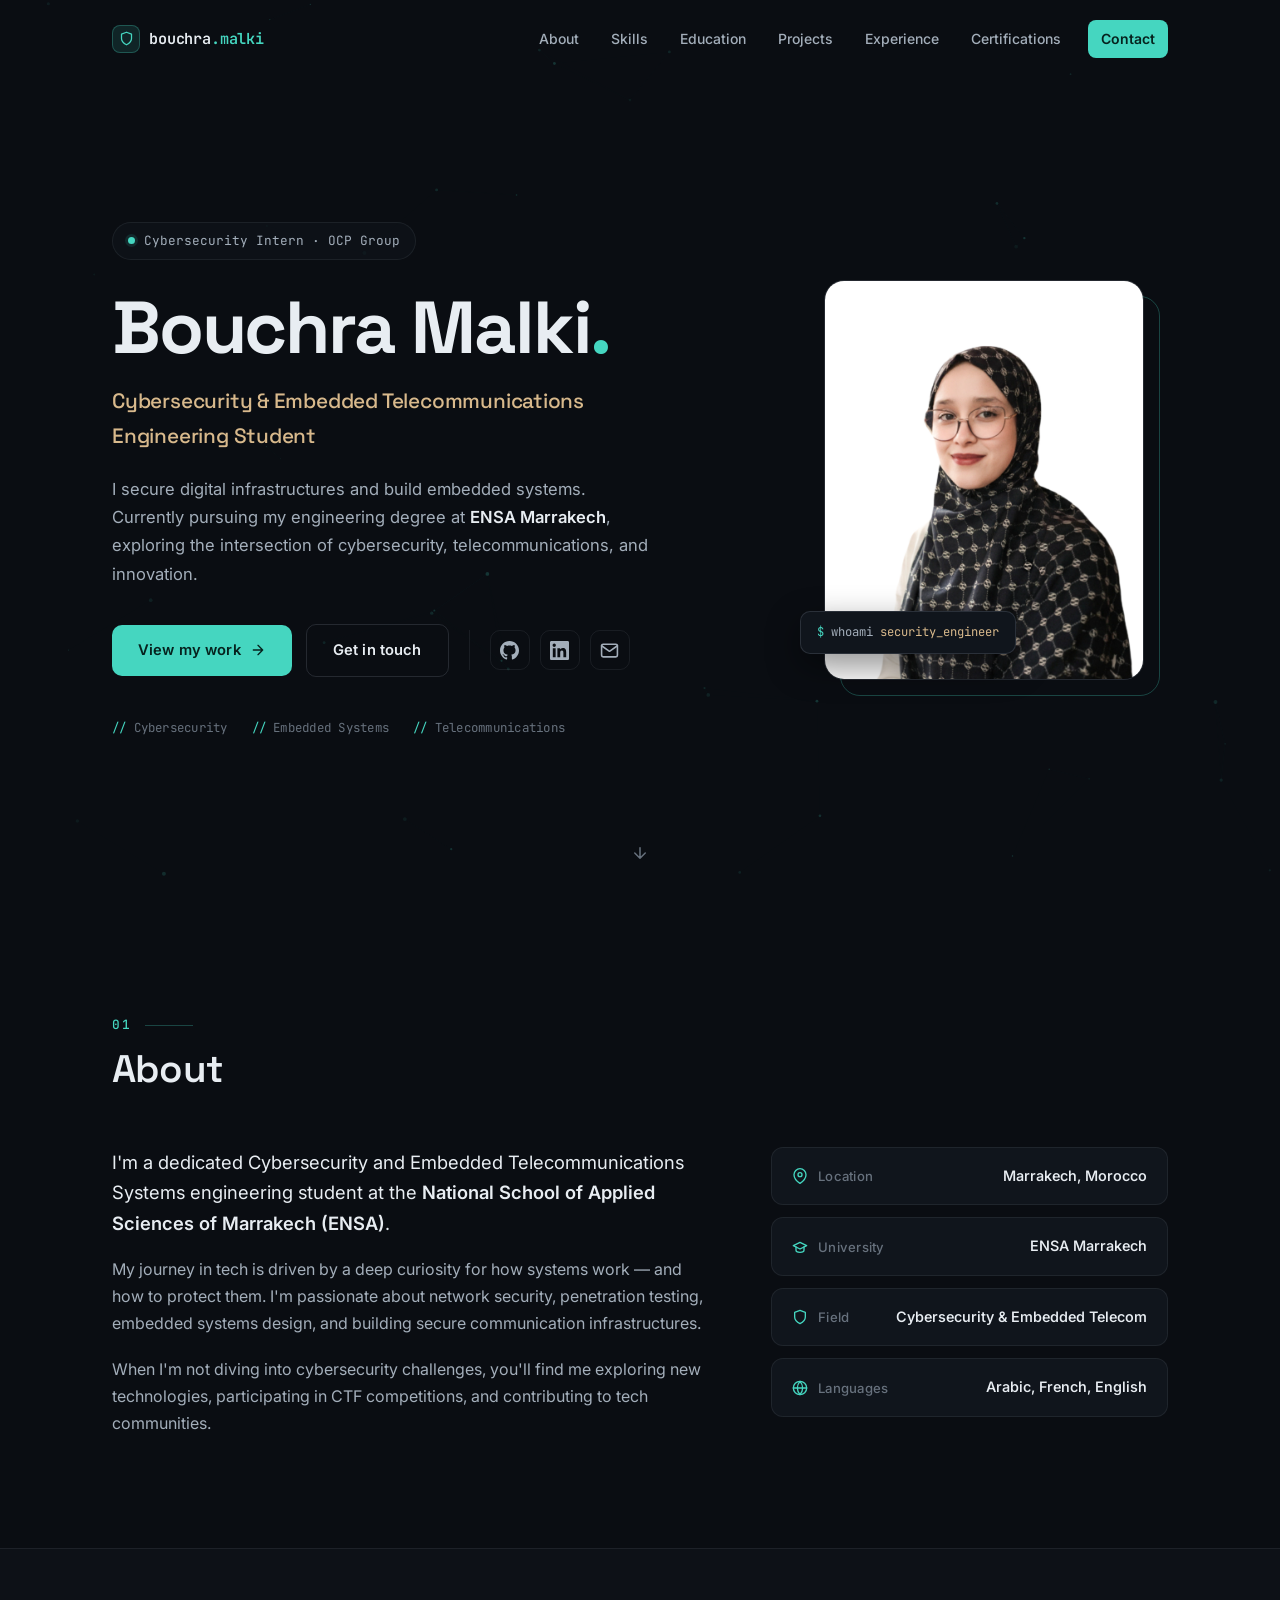
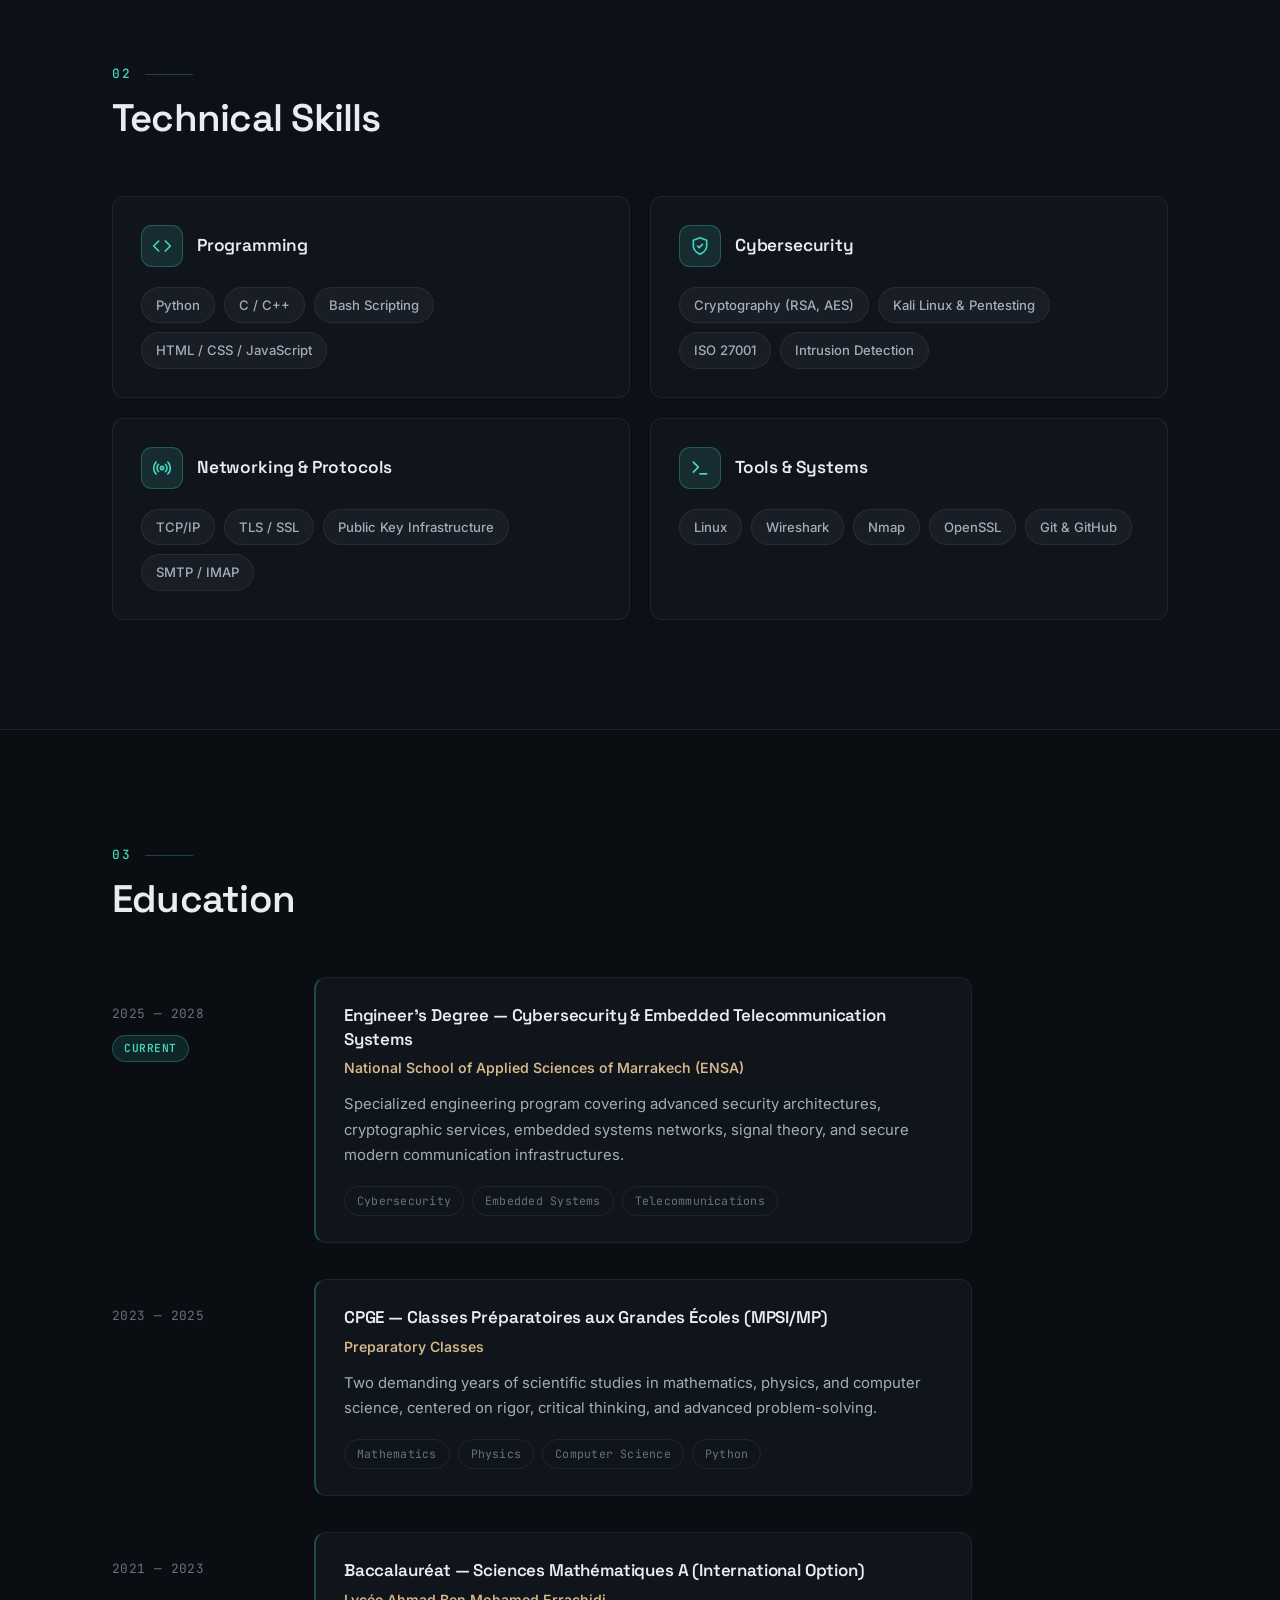
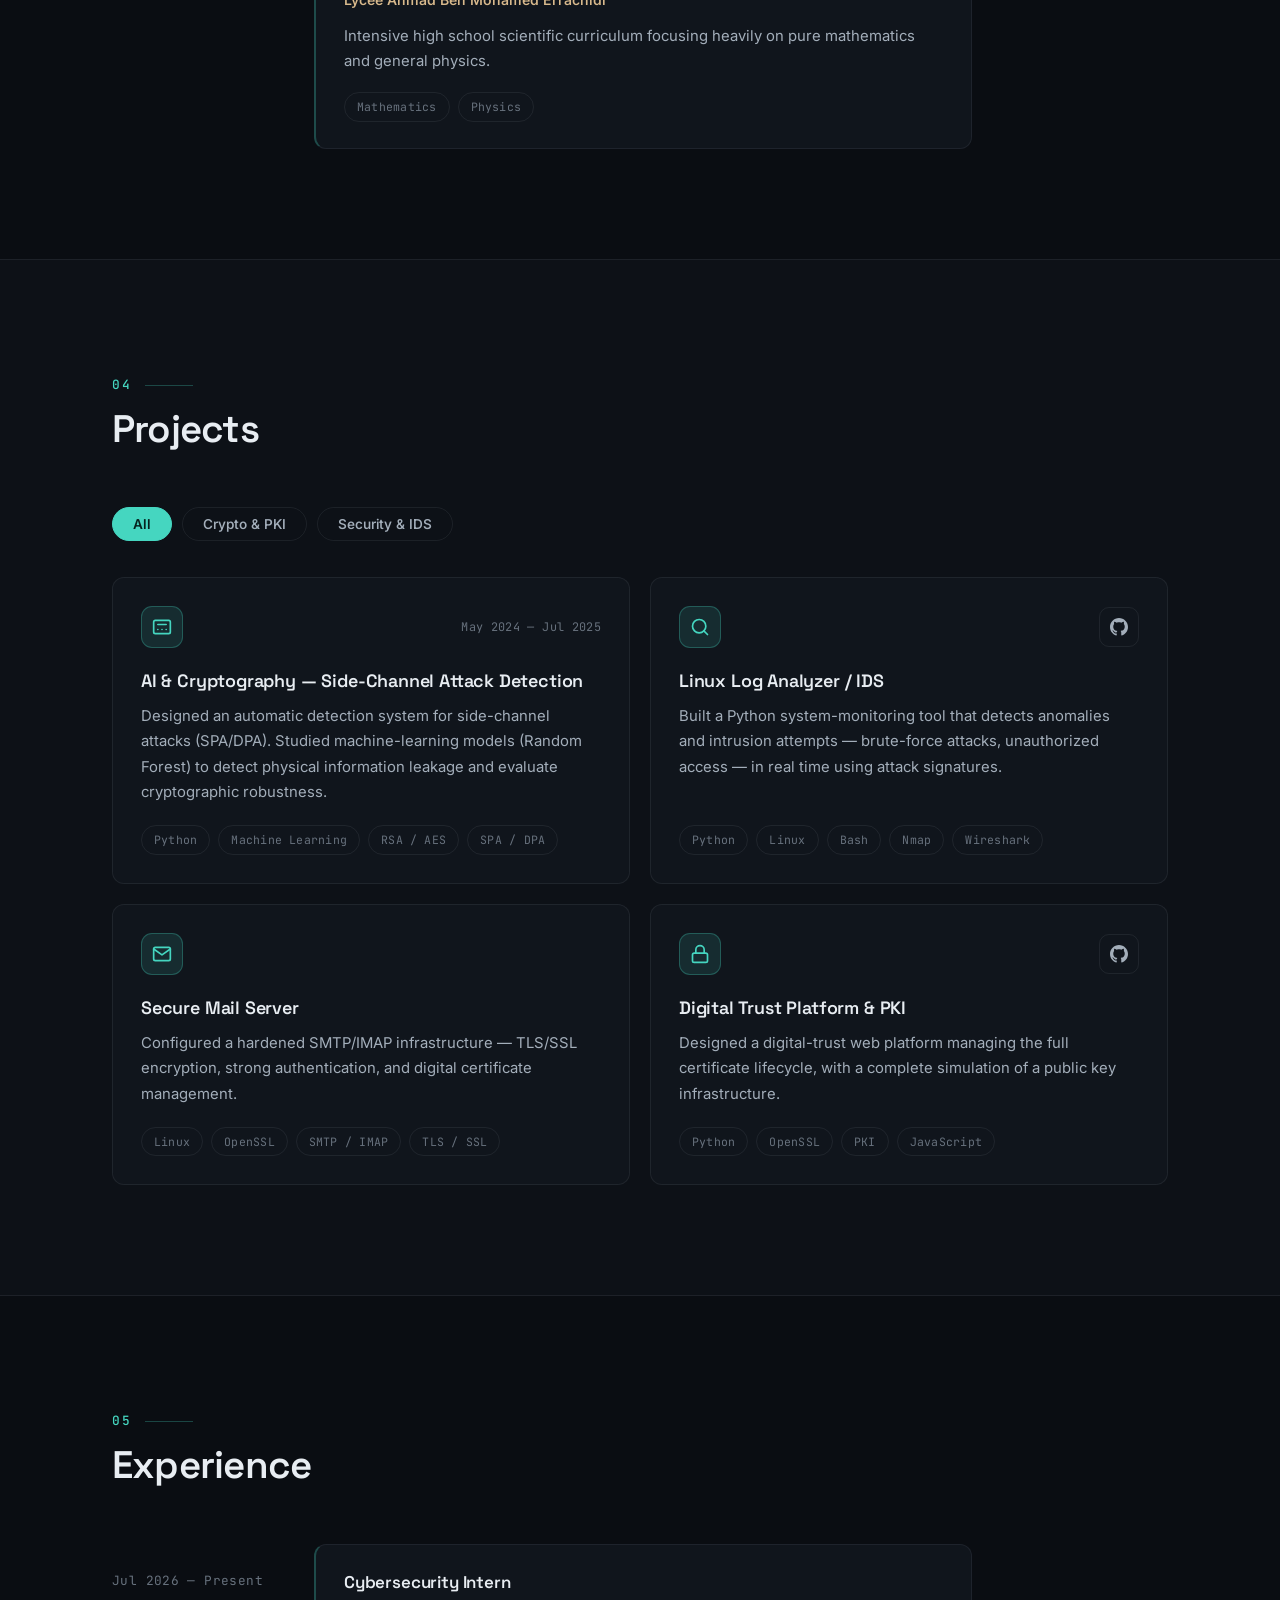
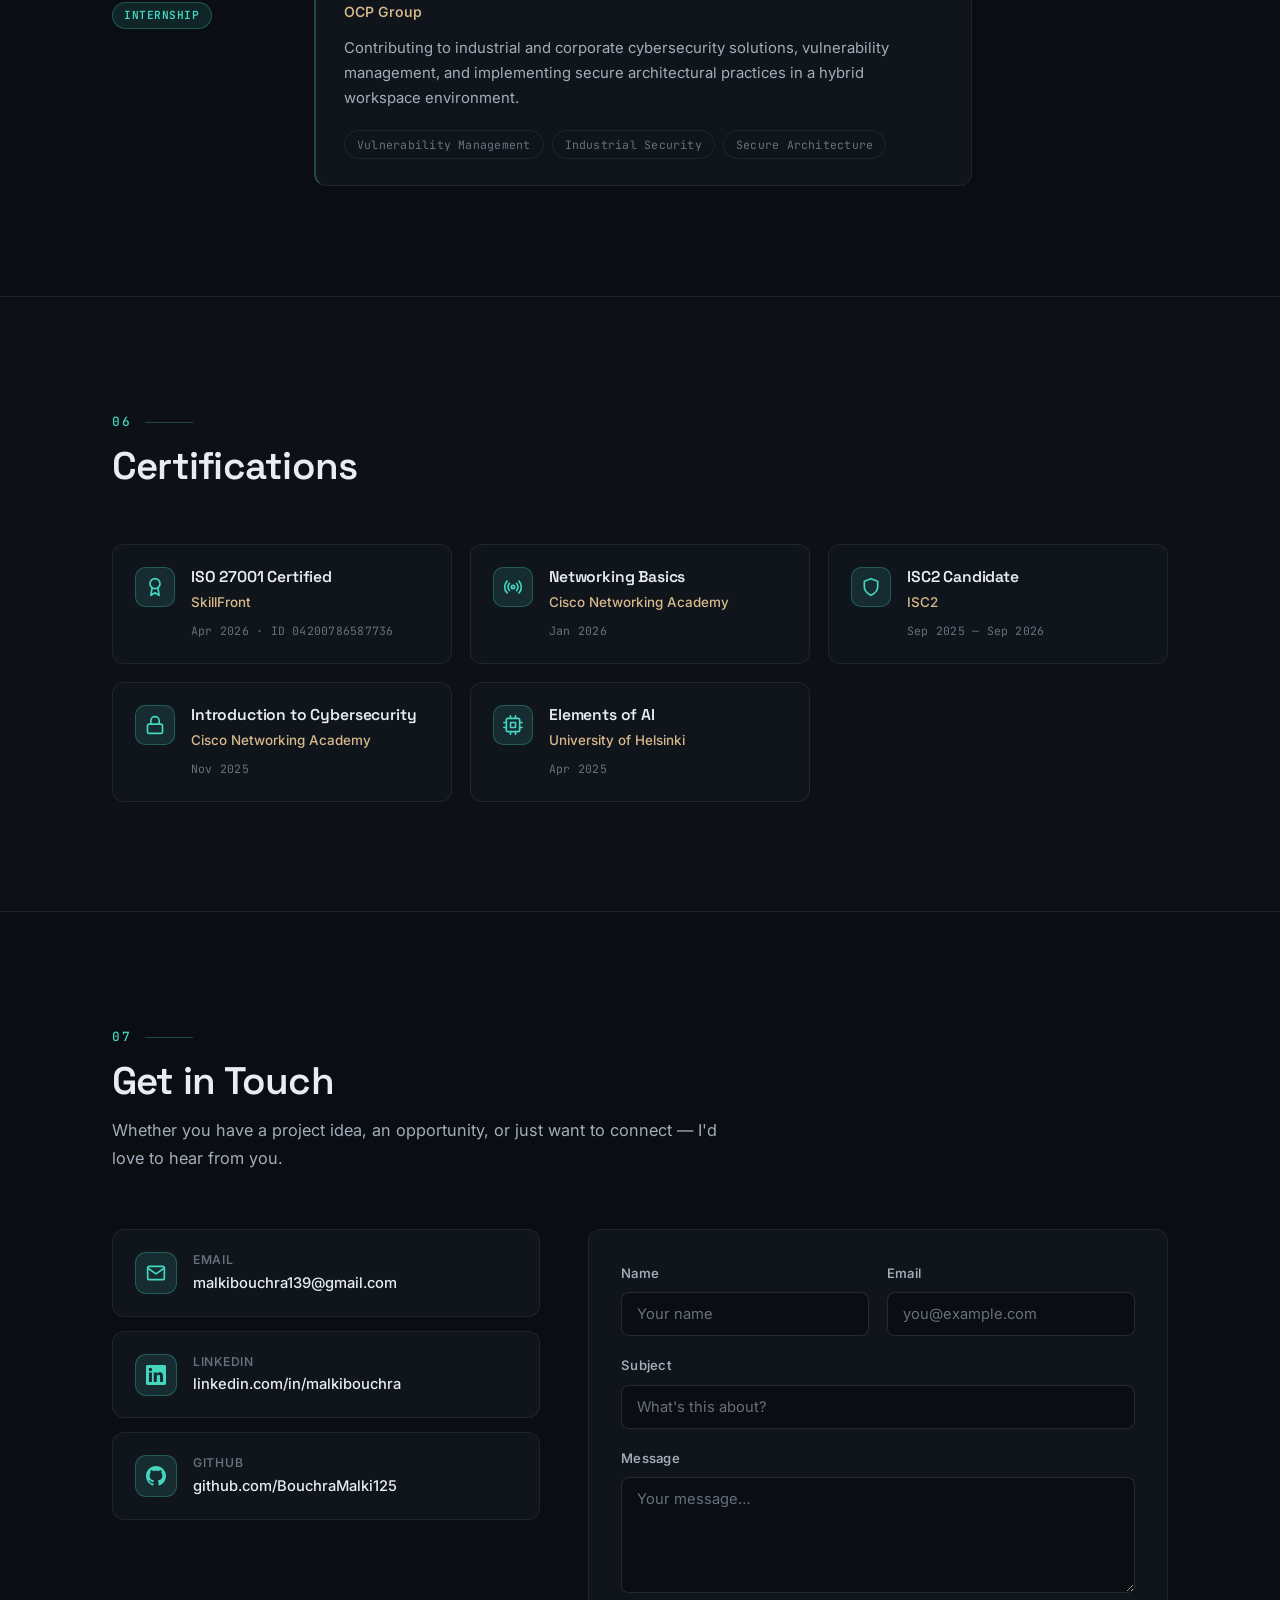
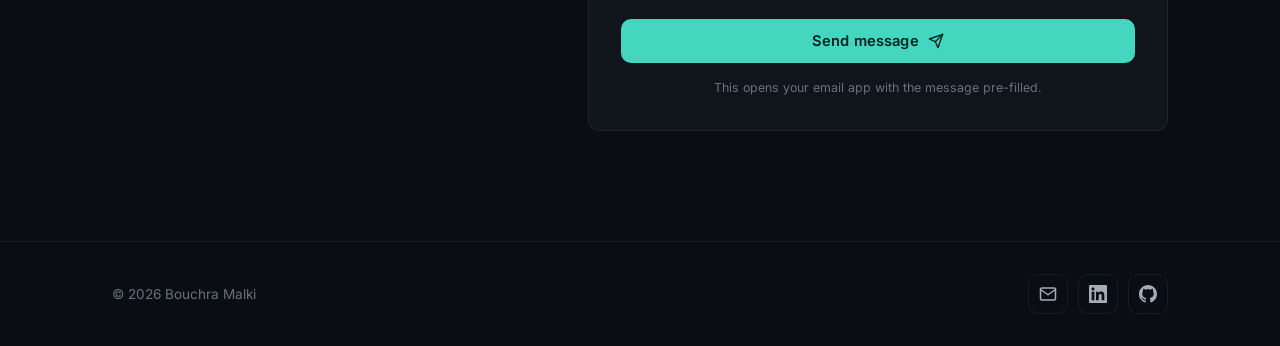
<file: Portfolio-/index.html>
<!DOCTYPE html>
<html lang="en">
<head>
    <meta charset="UTF-8">
    <meta name="viewport" content="width=device-width, initial-scale=1.0">
    <meta name="description" content="Bouchra MALKI — Cybersecurity & Embedded Telecommunications Engineering Student. Portfolio showcasing projects, skills, and experience in cybersecurity and embedded systems.">
    <meta name="keywords" content="Bouchra Malki, Cyber Security, Embedded Systems, Telecommunications, Portfolio, ENSA Marrakech">
    <meta name="author" content="Bouchra MALKI">
    <meta property="og:title" content="Bouchra MALKI — Cybersecurity Portfolio">
    <meta property="og:description" content="Cybersecurity & Embedded Telecommunications Engineering Student at ENSA Marrakech">
    <meta property="og:type" content="website">
    <title>Bouchra MALKI — Cybersecurity Portfolio</title>
    <link rel="preconnect" href="https://fonts.googleapis.com">
    <link rel="preconnect" href="https://fonts.gstatic.com" crossorigin>
    <link href="https://fonts.googleapis.com/css2?family=Inter:wght@400;450;500;600;700&family=Space+Grotesk:wght@400;500;600;700&family=JetBrains+Mono:wght@400;500;600&display=swap" rel="stylesheet">
    <link rel="stylesheet" href="style.css">
</head>
<body>
    <a href="#main" class="skip-link">Skip to content</a>
    <canvas id="networkCanvas" aria-hidden="true"></canvas>

    <!-- ===== NAVIGATION ===== -->
    <header id="navbar" class="navbar">
        <div class="nav-container">
            <a href="#hero" class="nav-logo">
                <span class="nav-logo-mark" aria-hidden="true">
                    <svg width="15" height="15" viewBox="0 0 24 24" fill="none" stroke="currentColor" stroke-width="2" stroke-linecap="round" stroke-linejoin="round"><path d="M12 22s8-4 8-10V5l-8-3-8 3v7c0 6 8 10 8 10z"/></svg>
                </span>
                <span>bouchra<em>.malki</em></span>
            </a>
            <nav aria-label="Primary">
                <button class="nav-toggle" id="navToggle" aria-label="Toggle navigation" aria-expanded="false" aria-controls="navLinks">
                    <span class="hamburger"></span>
                </button>
                <ul class="nav-links" id="navLinks">
                    <li><a href="#about" class="nav-link">About</a></li>
                    <li><a href="#skills" class="nav-link">Skills</a></li>
                    <li><a href="#education" class="nav-link">Education</a></li>
                    <li><a href="#projects" class="nav-link">Projects</a></li>
                    <li><a href="#experience" class="nav-link">Experience</a></li>
                    <li><a href="#certifications" class="nav-link">Certifications</a></li>
                    <li><a href="#contact" class="nav-link nav-link-cta">Contact</a></li>
                </ul>
            </nav>
        </div>
    </header>

    <main id="main">

    <!-- ===== HERO ===== -->
    <section id="hero" class="hero-section">
        <div class="container hero-content">
            <div class="hero-text">
                <p class="hero-status">
                    <span class="status-dot" aria-hidden="true"></span>
                    Cybersecurity Intern · OCP Group
                </p>
                <h1 class="hero-name">Bouchra Malki<span class="accent-dot">.</span></h1>
                <p class="hero-role">Cybersecurity &amp; Embedded Telecommunications <span class="nowrap">Engineering Student</span></p>
                <p class="hero-description">
                    I secure digital infrastructures and build embedded systems. Currently pursuing my
                    engineering degree at <strong>ENSA Marrakech</strong>, exploring the intersection of
                    cybersecurity, telecommunications, and innovation.
                </p>
                <div class="hero-cta">
                    <a href="#projects" class="btn btn-primary">
                        View my work
                        <svg width="16" height="16" viewBox="0 0 24 24" fill="none" stroke="currentColor" stroke-width="2" stroke-linecap="round" stroke-linejoin="round" aria-hidden="true"><path d="M5 12h14M12 5l7 7-7 7"/></svg>
                    </a>
                    <a href="#contact" class="btn btn-secondary">Get in touch</a>
                    <div class="hero-socials">
                        <a href="https://github.com/BouchraMalki125" target="_blank" rel="noopener noreferrer" class="icon-link" aria-label="GitHub">
                            <svg width="19" height="19" viewBox="0 0 24 24" fill="currentColor" aria-hidden="true"><path d="M12 0c-6.626 0-12 5.373-12 12 0 5.302 3.438 9.8 8.207 11.387.599.111.793-.261.793-.577v-2.234c-3.338.726-4.033-1.416-4.033-1.416-.546-1.387-1.333-1.756-1.333-1.756-1.089-.745.083-.729.083-.729 1.205.084 1.839 1.237 1.839 1.237 1.07 1.834 2.807 1.304 3.492.997.107-.775.418-1.305.762-1.604-2.665-.305-5.467-1.334-5.467-5.931 0-1.311.469-2.381 1.236-3.221-.124-.303-.535-1.524.117-3.176 0 0 1.008-.322 3.301 1.23.957-.266 1.983-.399 3.003-.404 1.02.005 2.047.138 3.006.404 2.291-1.552 3.297-1.23 3.297-1.23.653 1.653.242 2.874.118 3.176.77.84 1.235 1.911 1.235 3.221 0 4.609-2.807 5.624-5.479 5.921.43.372.823 1.102.823 2.222v3.293c0 .319.192.694.801.576 4.765-1.589 8.199-6.086 8.199-11.386 0-6.627-5.373-12-12-12z"/></svg>
                        </a>
                        <a href="https://www.linkedin.com/in/malkibouchra/" target="_blank" rel="noopener noreferrer" class="icon-link" aria-label="LinkedIn">
                            <svg width="19" height="19" viewBox="0 0 24 24" fill="currentColor" aria-hidden="true"><path d="M20.447 20.452h-3.554v-5.569c0-1.328-.027-3.037-1.852-3.037-1.853 0-2.136 1.445-2.136 2.939v5.667H9.351V9h3.414v1.561h.046c.477-.9 1.637-1.85 3.37-1.85 3.601 0 4.267 2.37 4.267 5.455v6.286zM5.337 7.433c-1.144 0-2.063-.926-2.063-2.065 0-1.138.92-2.063 2.063-2.063 1.14 0 2.064.925 2.064 2.063 0 1.139-.925 2.065-2.064 2.065zm1.782 13.019H3.555V9h3.564v11.452zM22.225 0H1.771C.792 0 0 .774 0 1.729v20.542C0 23.227.792 24 1.771 24h20.451C23.2 24 24 23.227 24 22.271V1.729C24 .774 23.2 0 22.222 0h.003z"/></svg>
                        </a>
                        <a href="mailto:malkibouchra139@gmail.com" class="icon-link" aria-label="Email">
                            <svg width="19" height="19" viewBox="0 0 24 24" fill="none" stroke="currentColor" stroke-width="2" stroke-linecap="round" stroke-linejoin="round" aria-hidden="true"><path d="M4 4h16c1.1 0 2 .9 2 2v12c0 1.1-.9 2-2 2H4c-1.1 0-2-.9-2-2V6c0-1.1.9-2 2-2z"/><polyline points="22,6 12,13 2,6"/></svg>
                        </a>
                    </div>
                </div>
                <ul class="hero-tags" aria-label="Focus areas">
                    <li>Cybersecurity</li>
                    <li>Embedded Systems</li>
                    <li>Telecommunications</li>
                </ul>
            </div>
            <div class="hero-visual">
                <div class="hero-portrait">
                    <img src="assets/profile.jpg" alt="Portrait of Bouchra MALKI" class="hero-image" id="heroImage" width="400" height="400">
                    <div class="portrait-frame" aria-hidden="true"></div>
                    <div class="portrait-chip" aria-hidden="true">
                        <span class="chip-prompt">$</span> whoami <span class="chip-answer">security_engineer</span>
                    </div>
                </div>
            </div>
        </div>
        <a href="#about" class="scroll-hint" aria-label="Scroll to about section">
            <svg width="18" height="18" viewBox="0 0 24 24" fill="none" stroke="currentColor" stroke-width="2" stroke-linecap="round" stroke-linejoin="round" aria-hidden="true"><path d="M12 5v14M19 12l-7 7-7-7"/></svg>
        </a>
    </section>

    <!-- ===== ABOUT ===== -->
    <section id="about" class="section">
        <div class="container">
            <div class="section-header">
                <span class="section-index">01</span>
                <h2 class="section-title">About</h2>
            </div>
            <div class="about-grid">
                <div class="about-text">
                    <p class="about-intro">
                        I'm a dedicated Cybersecurity and Embedded Telecommunications Systems engineering
                        student at the <strong>National School of Applied Sciences of Marrakech (ENSA)</strong>.
                    </p>
                    <p>
                        My journey in tech is driven by a deep curiosity for how systems work — and how to
                        protect them. I'm passionate about network security, penetration testing, embedded
                        systems design, and building secure communication infrastructures.
                    </p>
                    <p>
                        When I'm not diving into cybersecurity challenges, you'll find me exploring new
                        technologies, participating in CTF competitions, and contributing to tech communities.
                    </p>
                </div>
                <dl class="about-facts">
                    <div class="fact">
                        <dt>
                            <svg width="16" height="16" viewBox="0 0 24 24" fill="none" stroke="currentColor" stroke-width="2" stroke-linecap="round" stroke-linejoin="round" aria-hidden="true"><path d="M21 10c0 7-9 13-9 13s-9-6-9-13a9 9 0 0 1 18 0z"/><circle cx="12" cy="10" r="3"/></svg>
                            Location
                        </dt>
                        <dd>Marrakech, Morocco</dd>
                    </div>
                    <div class="fact">
                        <dt>
                            <svg width="16" height="16" viewBox="0 0 24 24" fill="none" stroke="currentColor" stroke-width="2" stroke-linecap="round" stroke-linejoin="round" aria-hidden="true"><path d="M22 10L12 5 2 10l10 5 10-5z"/><path d="M6 12v5c0 1.7 2.7 3 6 3s6-1.3 6-3v-5"/></svg>
                            University
                        </dt>
                        <dd>ENSA Marrakech</dd>
                    </div>
                    <div class="fact">
                        <dt>
                            <svg width="16" height="16" viewBox="0 0 24 24" fill="none" stroke="currentColor" stroke-width="2" stroke-linecap="round" stroke-linejoin="round" aria-hidden="true"><path d="M12 22s8-4 8-10V5l-8-3-8 3v7c0 6 8 10 8 10z"/></svg>
                            Field
                        </dt>
                        <dd>Cybersecurity &amp; Embedded Telecom</dd>
                    </div>
                    <div class="fact">
                        <dt>
                            <svg width="16" height="16" viewBox="0 0 24 24" fill="none" stroke="currentColor" stroke-width="2" stroke-linecap="round" stroke-linejoin="round" aria-hidden="true"><circle cx="12" cy="12" r="10"/><path d="M2 12h20M12 2a15.3 15.3 0 0 1 4 10 15.3 15.3 0 0 1-4 10 15.3 15.3 0 0 1-4-10 15.3 15.3 0 0 1 4-10z"/></svg>
                            Languages
                        </dt>
                        <dd>Arabic, French, English</dd>
                    </div>
                </dl>
            </div>
        </div>
    </section>

    <!-- ===== SKILLS ===== -->
    <section id="skills" class="section section-alt">
        <div class="container">
            <div class="section-header">
                <span class="section-index">02</span>
                <h2 class="section-title">Technical Skills</h2>
            </div>
            <div class="skills-grid">
                <div class="skill-card">
                    <div class="skill-card-head">
                        <span class="skill-icon" aria-hidden="true">
                            <svg width="20" height="20" viewBox="0 0 24 24" fill="none" stroke="currentColor" stroke-width="2" stroke-linecap="round" stroke-linejoin="round"><polyline points="16 18 22 12 16 6"/><polyline points="8 6 2 12 8 18"/></svg>
                        </span>
                        <h3>Programming</h3>
                    </div>
                    <ul class="chip-list">
                        <li>Python</li>
                        <li>C / C++</li>
                        <li>Bash Scripting</li>
                        <li>HTML / CSS / JavaScript</li>
                    </ul>
                </div>
                <div class="skill-card">
                    <div class="skill-card-head">
                        <span class="skill-icon" aria-hidden="true">
                            <svg width="20" height="20" viewBox="0 0 24 24" fill="none" stroke="currentColor" stroke-width="2" stroke-linecap="round" stroke-linejoin="round"><path d="M12 22s8-4 8-10V5l-8-3-8 3v7c0 6 8 10 8 10z"/><path d="M9 12l2 2 4-4"/></svg>
                        </span>
                        <h3>Cybersecurity</h3>
                    </div>
                    <ul class="chip-list">
                        <li>Cryptography (RSA, AES)</li>
                        <li>Kali Linux &amp; Pentesting</li>
                        <li>ISO 27001</li>
                        <li>Intrusion Detection</li>
                    </ul>
                </div>
                <div class="skill-card">
                    <div class="skill-card-head">
                        <span class="skill-icon" aria-hidden="true">
                            <svg width="20" height="20" viewBox="0 0 24 24" fill="none" stroke="currentColor" stroke-width="2" stroke-linecap="round" stroke-linejoin="round"><circle cx="12" cy="12" r="2"/><path d="M16.24 7.76a6 6 0 0 1 0 8.49M7.76 16.24a6 6 0 0 1 0-8.49M19.07 4.93a10 10 0 0 1 0 14.14M4.93 19.07a10 10 0 0 1 0-14.14"/></svg>
                        </span>
                        <h3>Networking &amp; Protocols</h3>
                    </div>
                    <ul class="chip-list">
                        <li>TCP/IP</li>
                        <li>TLS / SSL</li>
                        <li>Public Key Infrastructure</li>
                        <li>SMTP / IMAP</li>
                    </ul>
                </div>
                <div class="skill-card">
                    <div class="skill-card-head">
                        <span class="skill-icon" aria-hidden="true">
                            <svg width="20" height="20" viewBox="0 0 24 24" fill="none" stroke="currentColor" stroke-width="2" stroke-linecap="round" stroke-linejoin="round"><polyline points="4 17 10 11 4 5"/><line x1="12" y1="19" x2="20" y2="19"/></svg>
                        </span>
                        <h3>Tools &amp; Systems</h3>
                    </div>
                    <ul class="chip-list">
                        <li>Linux</li>
                        <li>Wireshark</li>
                        <li>Nmap</li>
                        <li>OpenSSL</li>
                        <li>Git &amp; GitHub</li>
                    </ul>
                </div>
            </div>
        </div>
    </section>

    <!-- ===== EDUCATION ===== -->
    <section id="education" class="section">
        <div class="container">
            <div class="section-header">
                <span class="section-index">03</span>
                <h2 class="section-title">Education</h2>
            </div>
            <div class="timeline">
                <article class="timeline-item">
                    <div class="timeline-meta">
                        <span class="timeline-date">2025 — 2028</span>
                        <span class="timeline-badge">Current</span>
                    </div>
                    <div class="timeline-card">
                        <h3>Engineer's Degree — Cybersecurity &amp; Embedded Telecommunication Systems</h3>
                        <p class="timeline-place">National School of Applied Sciences of Marrakech (ENSA)</p>
                        <p>Specialized engineering program covering advanced security architectures, cryptographic services, embedded systems networks, signal theory, and secure modern communication infrastructures.</p>
                        <ul class="tag-list">
                            <li>Cybersecurity</li>
                            <li>Embedded Systems</li>
                            <li>Telecommunications</li>
                        </ul>
                    </div>
                </article>
                <article class="timeline-item">
                    <div class="timeline-meta">
                        <span class="timeline-date">2023 — 2025</span>
                    </div>
                    <div class="timeline-card">
                        <h3>CPGE — Classes Préparatoires aux Grandes Écoles (MPSI/MP)</h3>
                        <p class="timeline-place">Preparatory Classes</p>
                        <p>Two demanding years of scientific studies in mathematics, physics, and computer science, centered on rigor, critical thinking, and advanced problem-solving.</p>
                        <ul class="tag-list">
                            <li>Mathematics</li>
                            <li>Physics</li>
                            <li>Computer Science</li>
                            <li>Python</li>
                        </ul>
                    </div>
                </article>
                <article class="timeline-item">
                    <div class="timeline-meta">
                        <span class="timeline-date">2021 — 2023</span>
                    </div>
                    <div class="timeline-card">
                        <h3>Baccalauréat — Sciences Mathématiques A (International Option)</h3>
                        <p class="timeline-place">Lycée Ahmad Ben Mohamed Errachidi</p>
                        <p>Intensive high school scientific curriculum focusing heavily on pure mathematics and general physics.</p>
                        <ul class="tag-list">
                            <li>Mathematics</li>
                            <li>Physics</li>
                        </ul>
                    </div>
                </article>
            </div>
        </div>
    </section>

    <!-- ===== PROJECTS ===== -->
    <section id="projects" class="section section-alt">
        <div class="container">
            <div class="section-header">
                <span class="section-index">04</span>
                <h2 class="section-title">Projects</h2>
            </div>
            <div class="projects-filter" role="group" aria-label="Filter projects">
                <button class="filter-btn active" data-filter="all">All</button>
                <button class="filter-btn" data-filter="crypto">Crypto &amp; PKI</button>
                <button class="filter-btn" data-filter="security">Security &amp; IDS</button>
            </div>
            <div class="projects-grid">
                <article class="project-card" data-category="crypto">
                    <div class="project-head">
                        <span class="project-icon" aria-hidden="true">
                            <svg width="20" height="20" viewBox="0 0 24 24" fill="none" stroke="currentColor" stroke-width="2" stroke-linecap="round" stroke-linejoin="round"><rect x="2" y="4" width="20" height="16" rx="2"/><path d="M7 15h.01M12 15h.01M17 15h.01M7 9h10"/></svg>
                        </span>
                        <span class="project-date">May 2024 — Jul 2025</span>
                    </div>
                    <h3 class="project-title">AI &amp; Cryptography — Side-Channel Attack Detection</h3>
                    <p class="project-description">
                        Designed an automatic detection system for side-channel attacks (SPA/DPA). Studied
                        machine-learning models (Random Forest) to detect physical information leakage and
                        evaluate cryptographic robustness.
                    </p>
                    <ul class="tag-list">
                        <li>Python</li>
                        <li>Machine Learning</li>
                        <li>RSA / AES</li>
                        <li>SPA / DPA</li>
                    </ul>
                </article>
                <article class="project-card" data-category="security">
                    <div class="project-head">
                        <span class="project-icon" aria-hidden="true">
                            <svg width="20" height="20" viewBox="0 0 24 24" fill="none" stroke="currentColor" stroke-width="2" stroke-linecap="round" stroke-linejoin="round"><circle cx="11" cy="11" r="8"/><path d="M21 21l-4.35-4.35"/></svg>
                        </span>
                        <a href="https://github.com/BouchraMalki125/Analyseur-de-logs-lunix-IDS-pour-d-tecter-les-attaques-avec-python" target="_blank" rel="noopener noreferrer" class="icon-link" aria-label="View Linux Log Analyzer on GitHub">
                            <svg width="18" height="18" viewBox="0 0 24 24" fill="currentColor" aria-hidden="true"><path d="M12 0c-6.626 0-12 5.373-12 12 0 5.302 3.438 9.8 8.207 11.387.599.111.793-.261.793-.577v-2.234c-3.338.726-4.033-1.416-4.033-1.416-.546-1.387-1.333-1.756-1.333-1.756-1.089-.745.083-.729.083-.729 1.205.084 1.839 1.237 1.839 1.237 1.07 1.834 2.807 1.304 3.492.997.107-.775.418-1.305.762-1.604-2.665-.305-5.467-1.334-5.467-5.931 0-1.311.469-2.381 1.236-3.221-.124-.303-.535-1.524.117-3.176 0 0 1.008-.322 3.301 1.23.957-.266 1.983-.399 3.003-.404 1.02.005 2.047.138 3.006.404 2.291-1.552 3.297-1.23 3.297-1.23.653 1.653.242 2.874.118 3.176.77.84 1.235 1.911 1.235 3.221 0 4.609-2.807 5.624-5.479 5.921.43.372.823 1.102.823 2.222v3.293c0 .319.192.694.801.576 4.765-1.589 8.199-6.086 8.199-11.386 0-6.627-5.373-12-12-12z"/></svg>
                        </a>
                    </div>
                    <h3 class="project-title">Linux Log Analyzer / IDS</h3>
                    <p class="project-description">
                        Built a Python system-monitoring tool that detects anomalies and intrusion attempts —
                        brute-force attacks, unauthorized access — in real time using attack signatures.
                    </p>
                    <ul class="tag-list">
                        <li>Python</li>
                        <li>Linux</li>
                        <li>Bash</li>
                        <li>Nmap</li>
                        <li>Wireshark</li>
                    </ul>
                </article>
                <article class="project-card" data-category="security">
                    <div class="project-head">
                        <span class="project-icon" aria-hidden="true">
                            <svg width="20" height="20" viewBox="0 0 24 24" fill="none" stroke="currentColor" stroke-width="2" stroke-linecap="round" stroke-linejoin="round"><path d="M4 4h16c1.1 0 2 .9 2 2v12c0 1.1-.9 2-2 2H4c-1.1 0-2-.9-2-2V6c0-1.1.9-2 2-2z"/><polyline points="22,6 12,13 2,6"/></svg>
                        </span>
                    </div>
                    <h3 class="project-title">Secure Mail Server</h3>
                    <p class="project-description">
                        Configured a hardened SMTP/IMAP infrastructure — TLS/SSL encryption, strong
                        authentication, and digital certificate management.
                    </p>
                    <ul class="tag-list">
                        <li>Linux</li>
                        <li>OpenSSL</li>
                        <li>SMTP / IMAP</li>
                        <li>TLS / SSL</li>
                    </ul>
                </article>
                <article class="project-card" data-category="crypto">
                    <div class="project-head">
                        <span class="project-icon" aria-hidden="true">
                            <svg width="20" height="20" viewBox="0 0 24 24" fill="none" stroke="currentColor" stroke-width="2" stroke-linecap="round" stroke-linejoin="round"><rect x="3" y="11" width="18" height="11" rx="2"/><path d="M7 11V7a5 5 0 0 1 10 0v4"/></svg>
                        </span>
                        <a href="https://github.com/BouchraMalki125/App-Security-Prototype" target="_blank" rel="noopener noreferrer" class="icon-link" aria-label="View Digital Trust Platform on GitHub">
                            <svg width="18" height="18" viewBox="0 0 24 24" fill="currentColor" aria-hidden="true"><path d="M12 0c-6.626 0-12 5.373-12 12 0 5.302 3.438 9.8 8.207 11.387.599.111.793-.261.793-.577v-2.234c-3.338.726-4.033-1.416-4.033-1.416-.546-1.387-1.333-1.756-1.333-1.756-1.089-.745.083-.729.083-.729 1.205.084 1.839 1.237 1.839 1.237 1.07 1.834 2.807 1.304 3.492.997.107-.775.418-1.305.762-1.604-2.665-.305-5.467-1.334-5.467-5.931 0-1.311.469-2.381 1.236-3.221-.124-.303-.535-1.524.117-3.176 0 0 1.008-.322 3.301 1.23.957-.266 1.983-.399 3.003-.404 1.02.005 2.047.138 3.006.404 2.291-1.552 3.297-1.23 3.297-1.23.653 1.653.242 2.874.118 3.176.77.84 1.235 1.911 1.235 3.221 0 4.609-2.807 5.624-5.479 5.921.43.372.823 1.102.823 2.222v3.293c0 .319.192.694.801.576 4.765-1.589 8.199-6.086 8.199-11.386 0-6.627-5.373-12-12-12z"/></svg>
                        </a>
                    </div>
                    <h3 class="project-title">Digital Trust Platform &amp; PKI</h3>
                    <p class="project-description">
                        Designed a digital-trust web platform managing the full certificate lifecycle,
                        with a complete simulation of a public key infrastructure.
                    </p>
                    <ul class="tag-list">
                        <li>Python</li>
                        <li>OpenSSL</li>
                        <li>PKI</li>
                        <li>JavaScript</li>
                    </ul>
                </article>
            </div>
        </div>
    </section>

    <!-- ===== EXPERIENCE ===== -->
    <section id="experience" class="section">
        <div class="container">
            <div class="section-header">
                <span class="section-index">05</span>
                <h2 class="section-title">Experience</h2>
            </div>
            <div class="timeline">
                <article class="timeline-item">
                    <div class="timeline-meta">
                        <span class="timeline-date">Jul 2026 — Present</span>
                        <span class="timeline-badge">Internship</span>
                    </div>
                    <div class="timeline-card">
                        <h3>Cybersecurity Intern</h3>
                        <p class="timeline-place">OCP Group</p>
                        <p>Contributing to industrial and corporate cybersecurity solutions, vulnerability management, and implementing secure architectural practices in a hybrid workspace environment.</p>
                        <ul class="tag-list">
                            <li>Vulnerability Management</li>
                            <li>Industrial Security</li>
                            <li>Secure Architecture</li>
                        </ul>
                    </div>
                </article>
            </div>
        </div>
    </section>

    <!-- ===== CERTIFICATIONS ===== -->
    <section id="certifications" class="section section-alt">
        <div class="container">
            <div class="section-header">
                <span class="section-index">06</span>
                <h2 class="section-title">Certifications</h2>
            </div>
            <ul class="certs-grid">
                <li class="cert-card">
                    <span class="cert-icon" aria-hidden="true">
                        <svg width="20" height="20" viewBox="0 0 24 24" fill="none" stroke="currentColor" stroke-width="2" stroke-linecap="round" stroke-linejoin="round"><circle cx="12" cy="8" r="6"/><path d="M15.477 12.89L17 22l-5-3-5 3 1.523-9.11"/></svg>
                    </span>
                    <div class="cert-info">
                        <h3 class="cert-name">ISO 27001 Certified</h3>
                        <p class="cert-issuer">SkillFront</p>
                        <span class="cert-date">Apr 2026 · ID 04200786587736</span>
                    </div>
                </li>
                <li class="cert-card">
                    <span class="cert-icon" aria-hidden="true">
                        <svg width="20" height="20" viewBox="0 0 24 24" fill="none" stroke="currentColor" stroke-width="2" stroke-linecap="round" stroke-linejoin="round"><circle cx="12" cy="12" r="2"/><path d="M16.24 7.76a6 6 0 0 1 0 8.49M7.76 16.24a6 6 0 0 1 0-8.49M19.07 4.93a10 10 0 0 1 0 14.14M4.93 19.07a10 10 0 0 1 0-14.14"/></svg>
                    </span>
                    <div class="cert-info">
                        <h3 class="cert-name">Networking Basics</h3>
                        <p class="cert-issuer">Cisco Networking Academy</p>
                        <span class="cert-date">Jan 2026</span>
                    </div>
                </li>
                <li class="cert-card">
                    <span class="cert-icon" aria-hidden="true">
                        <svg width="20" height="20" viewBox="0 0 24 24" fill="none" stroke="currentColor" stroke-width="2" stroke-linecap="round" stroke-linejoin="round"><path d="M12 22s8-4 8-10V5l-8-3-8 3v7c0 6 8 10 8 10z"/></svg>
                    </span>
                    <div class="cert-info">
                        <h3 class="cert-name">ISC2 Candidate</h3>
                        <p class="cert-issuer">ISC2</p>
                        <span class="cert-date">Sep 2025 — Sep 2026</span>
                    </div>
                </li>
                <li class="cert-card">
                    <span class="cert-icon" aria-hidden="true">
                        <svg width="20" height="20" viewBox="0 0 24 24" fill="none" stroke="currentColor" stroke-width="2" stroke-linecap="round" stroke-linejoin="round"><rect x="3" y="11" width="18" height="11" rx="2"/><path d="M7 11V7a5 5 0 0 1 10 0v4"/></svg>
                    </span>
                    <div class="cert-info">
                        <h3 class="cert-name">Introduction to Cybersecurity</h3>
                        <p class="cert-issuer">Cisco Networking Academy</p>
                        <span class="cert-date">Nov 2025</span>
                    </div>
                </li>
                <li class="cert-card">
                    <span class="cert-icon" aria-hidden="true">
                        <svg width="20" height="20" viewBox="0 0 24 24" fill="none" stroke="currentColor" stroke-width="2" stroke-linecap="round" stroke-linejoin="round"><rect x="4" y="4" width="16" height="16" rx="2"/><rect x="9" y="9" width="6" height="6"/><path d="M9 1v3M15 1v3M9 20v3M15 20v3M1 9h3M1 15h3M20 9h3M20 15h3"/></svg>
                    </span>
                    <div class="cert-info">
                        <h3 class="cert-name">Elements of AI</h3>
                        <p class="cert-issuer">University of Helsinki</p>
                        <span class="cert-date">Apr 2025</span>
                    </div>
                </li>
            </ul>
        </div>
    </section>

    <!-- ===== CONTACT ===== -->
    <section id="contact" class="section">
        <div class="container">
            <div class="section-header">
                <span class="section-index">07</span>
                <h2 class="section-title">Get in Touch</h2>
                <p class="section-subtitle">
                    Whether you have a project idea, an opportunity, or just want to connect —
                    I'd love to hear from you.
                </p>
            </div>
            <div class="contact-grid">
                <div class="contact-info">
                    <a href="mailto:malkibouchra139@gmail.com" class="contact-card">
                        <span class="contact-card-icon" aria-hidden="true">
                            <svg width="20" height="20" viewBox="0 0 24 24" fill="none" stroke="currentColor" stroke-width="2" stroke-linecap="round" stroke-linejoin="round"><path d="M4 4h16c1.1 0 2 .9 2 2v12c0 1.1-.9 2-2 2H4c-1.1 0-2-.9-2-2V6c0-1.1.9-2 2-2z"/><polyline points="22,6 12,13 2,6"/></svg>
                        </span>
                        <span class="contact-card-body">
                            <span class="contact-card-label">Email</span>
                            <span class="contact-card-value">malkibouchra139@gmail.com</span>
                        </span>
                    </a>
                    <a href="https://www.linkedin.com/in/malkibouchra/" target="_blank" rel="noopener noreferrer" class="contact-card">
                        <span class="contact-card-icon" aria-hidden="true">
                            <svg width="20" height="20" viewBox="0 0 24 24" fill="currentColor"><path d="M20.447 20.452h-3.554v-5.569c0-1.328-.027-3.037-1.852-3.037-1.853 0-2.136 1.445-2.136 2.939v5.667H9.351V9h3.414v1.561h.046c.477-.9 1.637-1.85 3.37-1.85 3.601 0 4.267 2.37 4.267 5.455v6.286zM5.337 7.433c-1.144 0-2.063-.926-2.063-2.065 0-1.138.92-2.063 2.063-2.063 1.14 0 2.064.925 2.064 2.063 0 1.139-.925 2.065-2.064 2.065zm1.782 13.019H3.555V9h3.564v11.452zM22.225 0H1.771C.792 0 0 .774 0 1.729v20.542C0 23.227.792 24 1.771 24h20.451C23.2 24 24 23.227 24 22.271V1.729C24 .774 23.2 0 22.222 0h.003z"/></svg>
                        </span>
                        <span class="contact-card-body">
                            <span class="contact-card-label">LinkedIn</span>
                            <span class="contact-card-value">linkedin.com/in/malkibouchra</span>
                        </span>
                    </a>
                    <a href="https://github.com/BouchraMalki125" target="_blank" rel="noopener noreferrer" class="contact-card">
                        <span class="contact-card-icon" aria-hidden="true">
                            <svg width="20" height="20" viewBox="0 0 24 24" fill="currentColor"><path d="M12 0c-6.626 0-12 5.373-12 12 0 5.302 3.438 9.8 8.207 11.387.599.111.793-.261.793-.577v-2.234c-3.338.726-4.033-1.416-4.033-1.416-.546-1.387-1.333-1.756-1.333-1.756-1.089-.745.083-.729.083-.729 1.205.084 1.839 1.237 1.839 1.237 1.07 1.834 2.807 1.304 3.492.997.107-.775.418-1.305.762-1.604-2.665-.305-5.467-1.334-5.467-5.931 0-1.311.469-2.381 1.236-3.221-.124-.303-.535-1.524.117-3.176 0 0 1.008-.322 3.301 1.23.957-.266 1.983-.399 3.003-.404 1.02.005 2.047.138 3.006.404 2.291-1.552 3.297-1.23 3.297-1.23.653 1.653.242 2.874.118 3.176.77.84 1.235 1.911 1.235 3.221 0 4.609-2.807 5.624-5.479 5.921.43.372.823 1.102.823 2.222v3.293c0 .319.192.694.801.576 4.765-1.589 8.199-6.086 8.199-11.386 0-6.627-5.373-12-12-12z"/></svg>
                        </span>
                        <span class="contact-card-body">
                            <span class="contact-card-label">GitHub</span>
                            <span class="contact-card-value">github.com/BouchraMalki125</span>
                        </span>
                    </a>
                </div>
                <form class="contact-form" id="contactForm">
                    <div class="form-row">
                        <div class="form-group">
                            <label for="name">Name</label>
                            <input type="text" id="name" name="name" autocomplete="name" placeholder="Your name" required>
                        </div>
                        <div class="form-group">
                            <label for="email">Email</label>
                            <input type="email" id="email" name="email" autocomplete="email" placeholder="you@example.com" required>
                        </div>
                    </div>
                    <div class="form-group">
                        <label for="subject">Subject</label>
                        <input type="text" id="subject" name="subject" placeholder="What's this about?" required>
                    </div>
                    <div class="form-group">
                        <label for="message">Message</label>
                        <textarea id="message" name="message" rows="5" placeholder="Your message…" required></textarea>
                    </div>
                    <button type="submit" class="btn btn-primary btn-full">
                        Send message
                        <svg width="16" height="16" viewBox="0 0 24 24" fill="none" stroke="currentColor" stroke-width="2" stroke-linecap="round" stroke-linejoin="round" aria-hidden="true"><line x1="22" y1="2" x2="11" y2="13"/><polygon points="22 2 15 22 11 13 2 9 22 2"/></svg>
                    </button>
                    <p class="form-note">This opens your email app with the message pre-filled.</p>
                </form>
            </div>
        </div>
    </section>

    </main>

    <!-- ===== FOOTER ===== -->
    <footer class="footer">
        <div class="container footer-content">
            <p class="footer-copyright">&copy; 2026 Bouchra Malki</p>
            <div class="footer-socials">
                <a href="mailto:malkibouchra139@gmail.com" class="icon-link" aria-label="Email">
                    <svg width="18" height="18" viewBox="0 0 24 24" fill="none" stroke="currentColor" stroke-width="2" stroke-linecap="round" stroke-linejoin="round"><path d="M4 4h16c1.1 0 2 .9 2 2v12c0 1.1-.9 2-2 2H4c-1.1 0-2-.9-2-2V6c0-1.1.9-2 2-2z"/><polyline points="22,6 12,13 2,6"/></svg>
                </a>
                <a href="https://www.linkedin.com/in/malkibouchra/" target="_blank" rel="noopener noreferrer" class="icon-link" aria-label="LinkedIn">
                    <svg width="18" height="18" viewBox="0 0 24 24" fill="currentColor"><path d="M20.447 20.452h-3.554v-5.569c0-1.328-.027-3.037-1.852-3.037-1.853 0-2.136 1.445-2.136 2.939v5.667H9.351V9h3.414v1.561h.046c.477-.9 1.637-1.85 3.37-1.85 3.601 0 4.267 2.37 4.267 5.455v6.286zM5.337 7.433c-1.144 0-2.063-.926-2.063-2.065 0-1.138.92-2.063 2.063-2.063 1.14 0 2.064.925 2.064 2.063 0 1.139-.925 2.065-2.064 2.065zm1.782 13.019H3.555V9h3.564v11.452zM22.225 0H1.771C.792 0 0 .774 0 1.729v20.542C0 23.227.792 24 1.771 24h20.451C23.2 24 24 23.227 24 22.271V1.729C24 .774 23.2 0 22.222 0h.003z"/></svg>
                </a>
                <a href="https://github.com/BouchraMalki125" target="_blank" rel="noopener noreferrer" class="icon-link" aria-label="GitHub">
                    <svg width="18" height="18" viewBox="0 0 24 24" fill="currentColor"><path d="M12 0c-6.626 0-12 5.373-12 12 0 5.302 3.438 9.8 8.207 11.387.599.111.793-.261.793-.577v-2.234c-3.338.726-4.033-1.416-4.033-1.416-.546-1.387-1.333-1.756-1.333-1.756-1.089-.745.083-.729.083-.729 1.205.084 1.839 1.237 1.839 1.237 1.07 1.834 2.807 1.304 3.492.997.107-.775.418-1.305.762-1.604-2.665-.305-5.467-1.334-5.467-5.931 0-1.311.469-2.381 1.236-3.221-.124-.303-.535-1.524.117-3.176 0 0 1.008-.322 3.301 1.23.957-.266 1.983-.399 3.003-.404 1.02.005 2.047.138 3.006.404 2.291-1.552 3.297-1.23 3.297-1.23.653 1.653.242 2.874.118 3.176.77.84 1.235 1.911 1.235 3.221 0 4.609-2.807 5.624-5.479 5.921.43.372.823 1.102.823 2.222v3.293c0 .319.192.694.801.576 4.765-1.589 8.199-6.086 8.199-11.386 0-6.627-5.373-12-12-12z"/></svg>
                </a>
            </div>
        </div>
    </footer>

    <script src="script.js"></script>
</body>
</html>
</file>
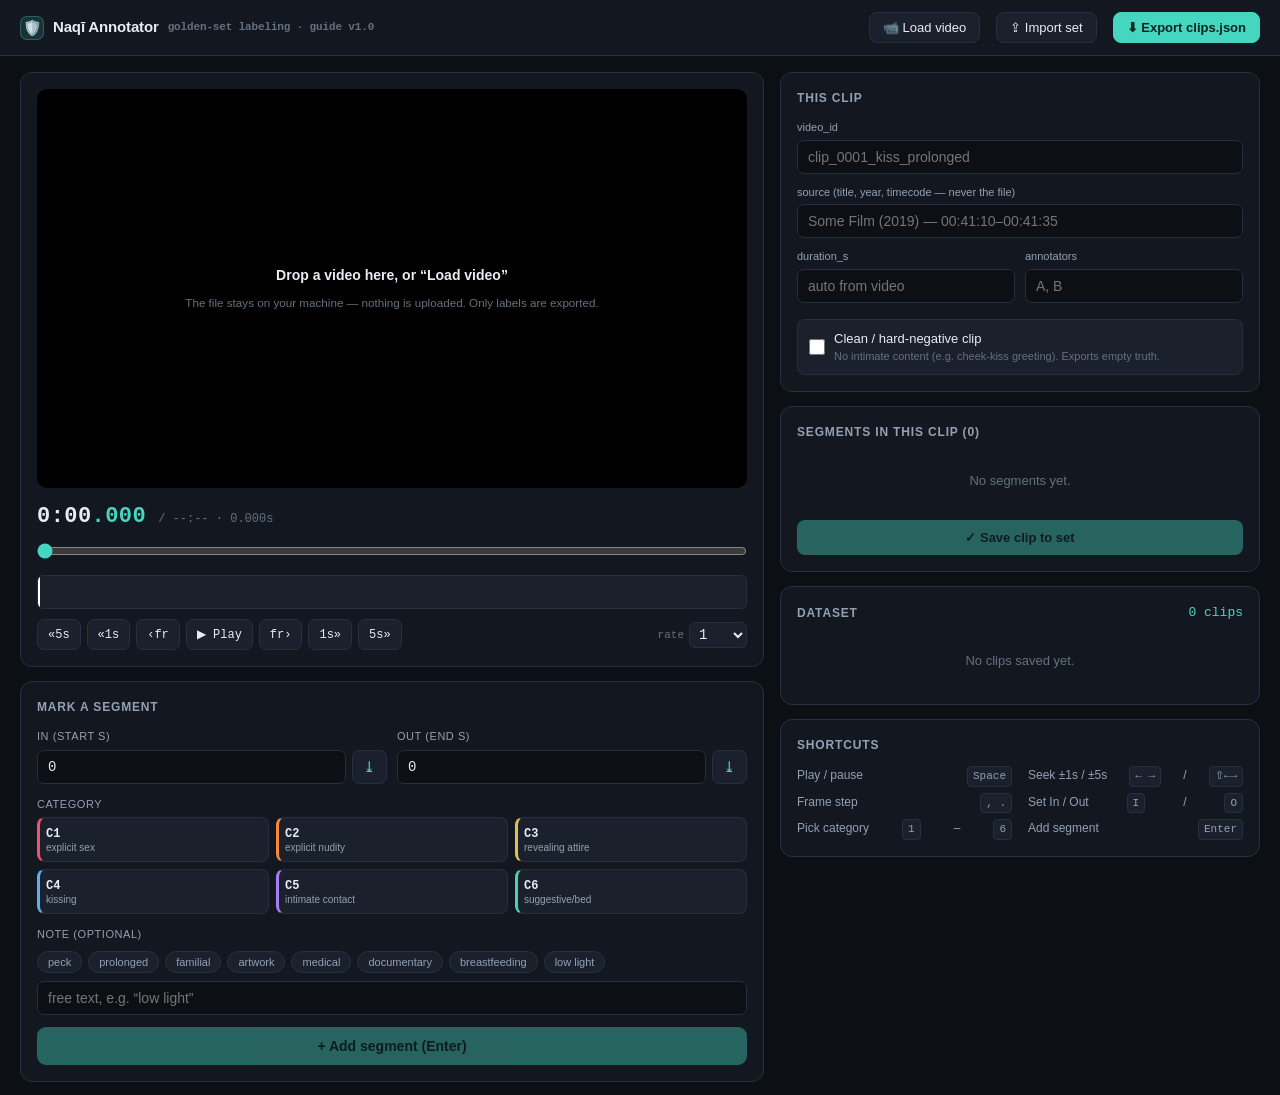
<file: naqi-video-filter/tools/annotator/index.html>
<!DOCTYPE html>
<html lang="en">
<head>
<meta charset="UTF-8">
<meta name="viewport" content="width=device-width, initial-scale=1.0">
<title>Naqī Annotator</title>
<link rel="icon" href="data:image/svg+xml,<svg xmlns='http://www.w3.org/2000/svg' viewBox='0 0 24 24'><text y='20' font-size='20'>%F0%9F%9B%A1</text></svg>">
<style>
  :root {
    --bg: #0c0f14; --panel: #131820; --panel-2: #1a212c; --line: #263040;
    --text: #e7edf3; --muted: #93a1b3; --dim: #63707f;
    --accent: #45d6c0; --accent-ink: #06231e;
    --c1:#f0546a; --c2:#f5883c; --c3:#e0c04a; --c4:#5db0f0; --c5:#a67ff0; --c6:#4ad3b0;
    --font: -apple-system, BlinkMacSystemFont, "Segoe UI", Roboto, sans-serif;
    --mono: "JetBrains Mono", ui-monospace, SFMono-Regular, Menlo, monospace;
  }
  * { box-sizing: border-box; margin: 0; padding: 0; }
  body { font-family: var(--font); background: var(--bg); color: var(--text); font-size: 14px; line-height: 1.5; }
  button { font-family: inherit; cursor: pointer; border: none; }
  input, select, textarea { font-family: inherit; font-size: 14px; }
  :focus-visible { outline: 2px solid var(--accent); outline-offset: 1px; }

  header {
    display: flex; align-items: center; justify-content: space-between; gap: 16px;
    padding: 12px 20px; background: var(--panel); border-bottom: 1px solid var(--line);
    position: sticky; top: 0; z-index: 10;
  }
  header h1 { font-size: 15px; font-weight: 600; letter-spacing: -0.01em; display: flex; align-items: center; gap: 9px; }
  .logo { width: 24px; height: 24px; display: grid; place-items: center; border-radius: 7px;
    background: rgba(69,214,192,.14); border: 1px solid rgba(69,214,192,.3); color: var(--accent); }
  header .spacer { flex: 1; }
  .hbtn { padding: 7px 13px; border-radius: 8px; background: var(--panel-2); border: 1px solid var(--line); color: var(--text); font-size: 13px; font-weight: 500; }
  .hbtn:hover { border-color: var(--accent); }
  .hbtn.primary { background: var(--accent); color: var(--accent-ink); border-color: var(--accent); font-weight: 600; }
  .hbtn.primary:hover { background: #63e0cc; }
  .pill { font-family: var(--mono); font-size: 11px; color: var(--dim); }

  main { display: grid; grid-template-columns: 1.55fr 1fr; gap: 16px; padding: 16px 20px; align-items: start; max-width: 1500px; margin: 0 auto; }
  .col { display: flex; flex-direction: column; gap: 14px; min-width: 0; }
  .card { background: var(--panel); border: 1px solid var(--line); border-radius: 12px; padding: 16px; }
  .card h2 { font-size: 12px; text-transform: uppercase; letter-spacing: .07em; color: var(--muted); margin-bottom: 12px; font-weight: 600; }

  /* video */
  .stage { background: #000; border-radius: 10px; overflow: hidden; position: relative; aspect-ratio: 16/9; display: grid; place-items: center; }
  video { width: 100%; height: 100%; display: none; }
  .stage.has-video video { display: block; }
  .dropzone { text-align: center; color: var(--muted); padding: 30px; }
  .dropzone strong { color: var(--text); display: block; margin-bottom: 6px; }
  .dropzone small { color: var(--dim); }

  .timecode { font-family: var(--mono); font-size: 22px; font-weight: 600; letter-spacing: .02em; }
  .timecode .frac { color: var(--accent); }
  .tc-row { display: flex; align-items: baseline; gap: 12px; margin-top: 12px; }
  .tc-row .dur { font-family: var(--mono); font-size: 12px; color: var(--dim); }

  .transport { display: flex; flex-wrap: wrap; gap: 6px; margin-top: 10px; }
  .tbtn { padding: 7px 10px; border-radius: 7px; background: var(--panel-2); border: 1px solid var(--line); color: var(--text); font-size: 12px; font-family: var(--mono); min-width: 42px; }
  .tbtn:hover { border-color: var(--accent); color: var(--accent); }
  .seek { width: 100%; margin-top: 10px; accent-color: var(--accent); }

  /* timeline */
  .timeline { position: relative; height: 34px; margin-top: 10px; background: var(--panel-2); border: 1px solid var(--line); border-radius: 6px; overflow: hidden; cursor: pointer; }
  .tl-seg { position: absolute; top: 3px; bottom: 3px; border-radius: 3px; opacity: .85; }
  .tl-playhead { position: absolute; top: 0; bottom: 0; width: 2px; background: #fff; pointer-events: none; }

  /* marking */
  .mark-grid { display: grid; grid-template-columns: 1fr 1fr; gap: 10px; }
  .field label { display: block; font-size: 11px; color: var(--muted); margin-bottom: 5px; text-transform: uppercase; letter-spacing: .05em; }
  .inrow { display: flex; gap: 6px; }
  .inrow input { flex: 1; width: 100%; padding: 8px 10px; background: var(--bg); border: 1px solid var(--line); border-radius: 7px; color: var(--text); font-family: var(--mono); }
  .grabbtn { padding: 0 10px; border-radius: 7px; background: var(--panel-2); border: 1px solid var(--line); color: var(--accent); font-size: 15px; }
  .grabbtn:hover { border-color: var(--accent); }

  .cats { display: grid; grid-template-columns: repeat(3, 1fr); gap: 7px; margin-top: 4px; }
  .cat { padding: 8px 6px; border-radius: 8px; background: var(--panel-2); border: 1px solid var(--line); color: var(--text); text-align: left; font-size: 12px; position: relative; }
  .cat .k { font-weight: 700; font-family: var(--mono); }
  .cat .n { display: block; font-size: 10px; color: var(--muted); margin-top: 1px; }
  .cat[data-c] { border-left: 3px solid var(--dot); }
  .cat.sel { background: var(--panel-2); box-shadow: inset 0 0 0 1.5px var(--dot); border-color: var(--dot); }
  .cat:hover { border-color: var(--dot); }

  .notes-chips { display: flex; flex-wrap: wrap; gap: 6px; margin: 8px 0; }
  .chip { padding: 4px 10px; border-radius: 20px; background: var(--panel-2); border: 1px solid var(--line); color: var(--muted); font-size: 11px; }
  .chip:hover, .chip.on { border-color: var(--accent); color: var(--accent); }
  .note-input { width: 100%; padding: 8px 10px; background: var(--bg); border: 1px solid var(--line); border-radius: 7px; color: var(--text); }

  .addbtn { width: 100%; margin-top: 12px; padding: 11px; border-radius: 9px; background: var(--accent); color: var(--accent-ink); font-weight: 700; font-size: 14px; }
  .addbtn:hover { background: #63e0cc; }
  .addbtn:disabled { opacity: .4; cursor: not-allowed; }

  /* metadata */
  .meta-field { margin-bottom: 10px; }
  .meta-field label { display: block; font-size: 11px; color: var(--muted); margin-bottom: 4px; }
  .meta-field input { width: 100%; padding: 8px 10px; background: var(--bg); border: 1px solid var(--line); border-radius: 7px; color: var(--text); }
  .meta-2 { display: grid; grid-template-columns: 1fr 1fr; gap: 10px; }
  .cleanrow { display: flex; align-items: center; gap: 9px; margin-top: 6px; padding: 9px 11px; background: var(--panel-2); border: 1px solid var(--line); border-radius: 8px; }
  .cleanrow input { width: 16px; height: 16px; accent-color: var(--accent); }
  .cleanrow label { font-size: 13px; color: var(--text); }
  .cleanrow small { color: var(--dim); display: block; font-size: 11px; }

  /* segment list */
  .seg-list { display: flex; flex-direction: column; gap: 7px; max-height: 260px; overflow-y: auto; }
  .seg { display: flex; align-items: center; gap: 10px; padding: 8px 10px; background: var(--panel-2); border: 1px solid var(--line); border-radius: 8px; border-left: 3px solid var(--dot); }
  .seg .tag { font-family: var(--mono); font-weight: 700; font-size: 12px; color: var(--dot); width: 22px; }
  .seg .rng { font-family: var(--mono); font-size: 12px; }
  .seg .note { color: var(--dim); font-size: 11px; flex: 1; overflow: hidden; text-overflow: ellipsis; white-space: nowrap; }
  .seg .x { background: none; color: var(--dim); font-size: 16px; padding: 0 4px; }
  .seg .x:hover { color: var(--c1); }
  .seg .go { background: none; color: var(--muted); font-size: 12px; font-family: var(--mono); }
  .seg .go:hover { color: var(--accent); }
  .empty { color: var(--dim); font-size: 13px; text-align: center; padding: 18px; }

  .set-actions { display: flex; gap: 8px; margin-top: 12px; }
  .set-actions button { flex: 1; padding: 10px; border-radius: 8px; font-size: 13px; font-weight: 600; }
  .btn-add-clip { background: var(--accent); color: var(--accent-ink); }
  .btn-add-clip:hover { background: #63e0cc; }
  .btn-add-clip:disabled { opacity: .4; cursor: not-allowed; }

  .setinfo { display: flex; align-items: center; justify-content: space-between; margin-bottom: 10px; }
  .setinfo .count { font-family: var(--mono); font-size: 13px; color: var(--accent); }
  .clip-row { display: flex; align-items: center; gap: 8px; padding: 7px 10px; background: var(--panel-2); border: 1px solid var(--line); border-radius: 7px; margin-bottom: 6px; font-size: 12px; }
  .clip-row .id { flex: 1; font-family: var(--mono); overflow: hidden; text-overflow: ellipsis; white-space: nowrap; }
  .clip-row .n { color: var(--dim); }
  .clip-row .x { background: none; color: var(--dim); font-size: 15px; }
  .clip-row .x:hover { color: var(--c1); }

  kbd { font-family: var(--mono); font-size: 11px; background: var(--panel-2); border: 1px solid var(--line); border-radius: 4px; padding: 1px 5px; color: var(--muted); }
  .shortcuts { display: grid; grid-template-columns: 1fr 1fr; gap: 6px 16px; font-size: 12px; color: var(--muted); }
  .shortcuts div { display: flex; justify-content: space-between; gap: 8px; }
  .toast { position: fixed; bottom: 20px; left: 50%; transform: translateX(-50%); background: var(--accent); color: var(--accent-ink); padding: 10px 18px; border-radius: 9px; font-weight: 600; font-size: 13px; opacity: 0; transition: opacity .2s, transform .2s; pointer-events: none; }
  .toast.show { opacity: 1; transform: translateX(-50%) translateY(-4px); }
  .hidden { display: none !important; }
</style>
</head>
<body>
<header>
  <h1><span class="logo">🛡️</span> Naqī Annotator <span class="pill">golden-set labeling · guide v1.0</span></h1>
  <div class="spacer"></div>
  <input type="file" id="fileInput" accept="video/*" class="hidden">
  <input type="file" id="importInput" accept="application/json,.json" class="hidden">
  <button class="hbtn" id="loadVideoBtn">📹 Load video</button>
  <button class="hbtn" id="importBtn">⇪ Import set</button>
  <button class="hbtn primary" id="exportBtn">⬇ Export clips.json</button>
</header>

<main>
  <!-- LEFT: player + marking -->
  <div class="col">
    <div class="card">
      <div class="stage" id="stage">
        <video id="video" preload="metadata"></video>
        <div class="dropzone" id="dropzone">
          <strong>Drop a video here, or “Load video”</strong>
          <small>The file stays on your machine — nothing is uploaded. Only labels are exported.</small>
        </div>
      </div>

      <div class="tc-row">
        <div class="timecode"><span id="tcMain">0:00</span><span class="frac" id="tcFrac">.000</span></div>
        <div class="dur">/ <span id="tcDur">--:--</span> · <span id="tcSecs">0.000</span>s</div>
      </div>

      <input type="range" class="seek" id="seek" min="0" max="1000" value="0">
      <div class="timeline" id="timeline"><div class="tl-playhead" id="playhead" style="left:0"></div></div>

      <div class="transport">
        <button class="tbtn" data-seek="-5">«5s</button>
        <button class="tbtn" data-seek="-1">«1s</button>
        <button class="tbtn" data-frame="-1">‹fr</button>
        <button class="tbtn" id="playBtn" style="min-width:64px">▶ Play</button>
        <button class="tbtn" data-frame="1">fr›</button>
        <button class="tbtn" data-seek="1">1s»</button>
        <button class="tbtn" data-seek="5">5s»</button>
        <span style="flex:1"></span>
        <label class="pill" style="display:flex;align-items:center;gap:5px">rate
          <select id="rate" style="background:var(--panel-2);color:var(--text);border:1px solid var(--line);border-radius:6px;padding:3px 5px">
            <option>0.5</option><option selected>1</option><option>1.5</option><option>2</option>
          </select>
        </label>
      </div>
    </div>

    <!-- marking -->
    <div class="card">
      <h2>Mark a segment</h2>
      <div class="mark-grid">
        <div class="field">
          <label>In (start s)</label>
          <div class="inrow">
            <input type="number" id="inTime" step="0.01" min="0" value="0">
            <button class="grabbtn" id="grabIn" title="Set from playhead (I)">⤓</button>
          </div>
        </div>
        <div class="field">
          <label>Out (end s)</label>
          <div class="inrow">
            <input type="number" id="outTime" step="0.01" min="0" value="0">
            <button class="grabbtn" id="grabOut" title="Set from playhead (O)">⤓</button>
          </div>
        </div>
      </div>

      <div class="field" style="margin-top:12px">
        <label>Category</label>
        <div class="cats" id="cats"></div>
      </div>

      <div class="field" style="margin-top:12px">
        <label>Note (optional)</label>
        <div class="notes-chips" id="noteChips"></div>
        <input type="text" class="note-input" id="noteInput" placeholder="free text, e.g. “low light”">
      </div>

      <button class="addbtn" id="addSegBtn" disabled>+ Add segment (Enter)</button>
    </div>
  </div>

  <!-- RIGHT: metadata + segments + set -->
  <div class="col">
    <div class="card">
      <h2>This clip</h2>
      <div class="meta-field">
        <label>video_id</label>
        <input type="text" id="videoId" placeholder="clip_0001_kiss_prolonged">
      </div>
      <div class="meta-field">
        <label>source (title, year, timecode — never the file)</label>
        <input type="text" id="source" placeholder="Some Film (2019) — 00:41:10–00:41:35">
      </div>
      <div class="meta-2">
        <div class="meta-field">
          <label>duration_s</label>
          <input type="number" id="duration" step="0.01" min="0" placeholder="auto from video">
        </div>
        <div class="meta-field">
          <label>annotators</label>
          <input type="text" id="annotators" placeholder="A, B">
        </div>
      </div>
      <div class="cleanrow">
        <input type="checkbox" id="cleanFlag">
        <label for="cleanFlag">Clean / hard-negative clip
          <small>No intimate content (e.g. cheek-kiss greeting). Exports empty truth.</small>
        </label>
      </div>
    </div>

    <div class="card">
      <h2>Segments in this clip (<span id="segCount">0</span>)</h2>
      <div class="seg-list" id="segList"><div class="empty">No segments yet.</div></div>
      <div class="set-actions">
        <button class="btn-add-clip" id="addClipBtn" disabled>✓ Save clip to set</button>
      </div>
    </div>

    <div class="card">
      <div class="setinfo">
        <h2 style="margin:0">Dataset</h2>
        <span class="count"><span id="setCount">0</span> clips</span>
      </div>
      <div id="setList"><div class="empty">No clips saved yet.</div></div>
    </div>

    <div class="card">
      <h2>Shortcuts</h2>
      <div class="shortcuts">
        <div><span>Play / pause</span><kbd>Space</kbd></div>
        <div><span>Seek ±1s / ±5s</span><kbd>← →</kbd> / <kbd>⇧←→</kbd></div>
        <div><span>Frame step</span><kbd>, .</kbd></div>
        <div><span>Set In / Out</span><kbd>I</kbd> / <kbd>O</kbd></div>
        <div><span>Pick category</span><kbd>1</kbd>–<kbd>6</kbd></div>
        <div><span>Add segment</span><kbd>Enter</kbd></div>
      </div>
    </div>
  </div>
</main>

<div class="toast" id="toast"></div>

<script>
const CATS = [
  { k:"C1", n:"explicit sex", color:"var(--c1)", hint:"Any sex act, simulated or real." },
  { k:"C2", n:"explicit nudity", color:"var(--c2)", hint:"Exposed genitalia, breasts, buttocks." },
  { k:"C3", n:"revealing attire", color:"var(--c3)", hint:"Lingerie, swimwear, shirtless." },
  { k:"C4", n:"kissing", color:"var(--c4)", hint:"Lip-to-lip only. NOT cheek/family." },
  { k:"C5", n:"intimate contact", color:"var(--c5)", hint:"Romantic embrace/caress. NOT family." },
  { k:"C6", n:"suggestive/bed", color:"var(--c6)", hint:"Implied sex, seductive framing." },
];
const NOTE_CHIPS = ["peck","prolonged","familial","artwork","medical","documentary","breastfeeding","low light"];
const GUIDE_VERSION = "1.0";

const $ = id => document.getElementById(id);
const video = $("video");
let dataset = [];          // saved clips
let truth = [];            // segments for the current clip
let selectedCat = null;
let activeNotes = new Set();

// ---------- helpers ----------
function fmt(t){ if(!isFinite(t)) return "0:00"; const m=Math.floor(t/60), s=Math.floor(t%60); const h=Math.floor(m/60); return h? `${h}:${String(m%60).padStart(2,"0")}:${String(s).padStart(2,"0")}` : `${m}:${String(s).padStart(2,"0")}`; }
function frac(t){ return "."+String(Math.floor((t%1)*1000)).padStart(3,"0"); }
function toast(msg){ const t=$("toast"); t.textContent=msg; t.classList.add("show"); clearTimeout(t._t); t._t=setTimeout(()=>t.classList.remove("show"),1600); }
function slug(s){ return s.toLowerCase().replace(/[^a-z0-9]+/g,"_").replace(/^_+|_+$/g,"").slice(0,60); }
function curDuration(){ const d=parseFloat($("duration").value); if(isFinite(d)&&d>0) return d; return isFinite(video.duration)? video.duration : 0; }
function catColor(k){ return (CATS.find(c=>c.k===k)||{}).color || "var(--muted)"; }

// ---------- category buttons ----------
CATS.forEach((c,i)=>{
  const b=document.createElement("button");
  b.className="cat"; b.dataset.c=c.k; b.style.setProperty("--dot",c.color);
  b.title=c.hint;
  b.innerHTML=`<span class="k">${c.k}</span> <span class="n">${c.n}</span>`;
  b.onclick=()=>selectCat(c.k);
  $("cats").appendChild(b);
});
function selectCat(k){ selectedCat=k; document.querySelectorAll(".cat").forEach(el=>el.classList.toggle("sel",el.dataset.c===k)); refreshAddBtn(); }

// ---------- note chips ----------
NOTE_CHIPS.forEach(n=>{
  const b=document.createElement("button"); b.className="chip"; b.textContent=n;
  b.onclick=()=>{ if(activeNotes.has(n)){activeNotes.delete(n);b.classList.remove("on");} else {activeNotes.add(n);b.classList.add("on");} syncNoteInput(); };
  $("noteChips").appendChild(b);
});
function syncNoteInput(){ const chips=[...activeNotes]; const free=$("noteInput").dataset.free||""; $("noteInput").value=[...chips, free].filter(Boolean).join(", "); }
$("noteInput").addEventListener("input", e=>{ e.target.dataset.free=e.target.value; activeNotes.clear(); document.querySelectorAll("#noteChips .chip").forEach(c=>c.classList.remove("on")); });

// ---------- video loading ----------
function loadFile(file){
  if(!file) return;
  const url=URL.createObjectURL(file);
  video.src=url; $("stage").classList.add("has-video"); $("dropzone").classList.add("hidden");
  video.onloadedmetadata=()=>{ $("duration").value=video.duration.toFixed(2); $("tcDur").textContent=fmt(video.duration); if(!$("videoId").value) $("videoId").value=slug(file.name.replace(/\.[^.]+$/,"")); drawTimeline(); refreshAddBtn(); };
}
$("loadVideoBtn").onclick=()=>$("fileInput").click();
$("fileInput").onchange=e=>loadFile(e.target.files[0]);
["dragover","drop"].forEach(ev=>$("stage").addEventListener(ev,e=>e.preventDefault()));
$("stage").addEventListener("drop",e=>{ const f=e.dataTransfer.files[0]; if(f&&f.type.startsWith("video")) loadFile(f); });

// ---------- transport ----------
$("playBtn").onclick=togglePlay;
function togglePlay(){ if(video.paused){video.play();$("playBtn").textContent="⏸ Pause";} else {video.pause();$("playBtn").textContent="▶ Play";} }
video.addEventListener("timeupdate",updateTime);
video.addEventListener("seeked",updateTime);
$("rate").onchange=e=>video.playbackRate=parseFloat(e.target.value);
document.querySelectorAll("[data-seek]").forEach(b=>b.onclick=()=>{ video.currentTime=Math.max(0,video.currentTime+parseFloat(b.dataset.seek)); });
document.querySelectorAll("[data-frame]").forEach(b=>b.onclick=()=>{ video.currentTime=Math.max(0,video.currentTime+parseFloat(b.dataset.frame)*0.04); });
$("seek").oninput=e=>{ if(isFinite(video.duration)) video.currentTime=(e.target.value/1000)*video.duration; };
function updateTime(){ const t=video.currentTime||0; $("tcMain").textContent=fmt(t); $("tcFrac").textContent=frac(t); $("tcSecs").textContent=t.toFixed(3); if(isFinite(video.duration)){ const p=t/video.duration; $("seek").value=p*1000; $("playhead").style.left=(p*100)+"%"; } }

// ---------- marking ----------
$("grabIn").onclick=()=>{ $("inTime").value=(video.currentTime||0).toFixed(2); refreshAddBtn(); };
$("grabOut").onclick=()=>{ $("outTime").value=(video.currentTime||0).toFixed(2); refreshAddBtn(); };
["inTime","outTime"].forEach(id=>$(id).addEventListener("input",refreshAddBtn));
function refreshAddBtn(){ const a=parseFloat($("inTime").value), b=parseFloat($("outTime").value); const ok=selectedCat && isFinite(a)&&isFinite(b)&&b>a; $("addSegBtn").disabled=!ok; }
$("addSegBtn").onclick=addSegment;
function addSegment(){
  const a=parseFloat($("inTime").value), b=parseFloat($("outTime").value);
  if(!(selectedCat && isFinite(a)&&isFinite(b)&&b>a)) return;
  const dur=curDuration();
  const start=Math.max(0,a), end=dur? Math.min(dur,b):b;
  if(end<=start){ toast("End must be after start"); return; }
  const note=$("noteInput").value.trim();
  truth.push({ category:selectedCat, start_s:+start.toFixed(2), end_s:+end.toFixed(2), ...(note?{note}:{}) });
  truth.sort((x,y)=>x.start_s-y.start_s);
  activeNotes.clear(); $("noteInput").value=""; $("noteInput").dataset.free="";
  document.querySelectorAll("#noteChips .chip").forEach(c=>c.classList.remove("on"));
  renderSegs(); drawTimeline(); toast(`Added ${selectedCat} ${fmt(start)}–${fmt(end)}`);
}

function renderSegs(){
  $("segCount").textContent=truth.length;
  const list=$("segList");
  if(!truth.length){ list.innerHTML='<div class="empty">No segments yet.</div>'; refreshClipBtn(); return; }
  list.innerHTML="";
  truth.forEach((s,i)=>{
    const row=document.createElement("div"); row.className="seg"; row.style.setProperty("--dot",catColor(s.category));
    row.innerHTML=`<span class="tag">${s.category}</span>
      <button class="go" title="Seek">${fmt(s.start_s)}–${fmt(s.end_s)}</button>
      <span class="note">${s.note||""}</span>
      <button class="x" title="Delete">×</button>`;
    row.querySelector(".go").onclick=()=>{ if(video.src) video.currentTime=s.start_s; };
    row.querySelector(".x").onclick=()=>{ truth.splice(i,1); renderSegs(); drawTimeline(); };
    list.appendChild(row);
  });
  refreshClipBtn();
}

function drawTimeline(){
  const tl=$("timeline"); tl.querySelectorAll(".tl-seg").forEach(e=>e.remove());
  const dur=curDuration(); if(!dur) return;
  truth.forEach(s=>{ const el=document.createElement("div"); el.className="tl-seg"; el.style.left=(s.start_s/dur*100)+"%"; el.style.width=Math.max(0.6,(s.end_s-s.start_s)/dur*100)+"%"; el.style.background=catColor(s.category); tl.appendChild(el); });
}
$("timeline").onclick=e=>{ if(!video.src||!isFinite(video.duration))return; const r=e.currentTarget.getBoundingClientRect(); video.currentTime=((e.clientX-r.left)/r.width)*video.duration; };

// ---------- clip → set ----------
$("cleanFlag").onchange=refreshClipBtn;
["videoId","duration"].forEach(id=>$(id).addEventListener("input",()=>{ refreshClipBtn(); drawTimeline(); }));
function refreshClipBtn(){ const hasId=$("videoId").value.trim(); const clean=$("cleanFlag").checked; const dur=curDuration(); $("addClipBtn").disabled=!(hasId && dur>0 && (clean || truth.length>0)); }

function currentClip(){
  const ann=$("annotators").value.split(",").map(s=>s.trim()).filter(Boolean);
  return {
    video_id:$("videoId").value.trim(),
    source:$("source").value.trim()||undefined,
    duration_s:+curDuration().toFixed(2),
    guide_version:GUIDE_VERSION,
    ...(ann.length?{annotators:ann}:{}),
    shots:[],           // filled by the analyzer in M1 (python -m analyzer analyze)
    detections:[],
    truth:$("cleanFlag").checked? [] : truth.slice(),
  };
}
$("addClipBtn").onclick=()=>{
  const clip=currentClip();
  const idx=dataset.findIndex(c=>c.video_id===clip.video_id);
  if(idx>=0){ dataset[idx]=clip; toast(`Updated ${clip.video_id}`); }
  else { dataset.push(clip); toast(`Saved ${clip.video_id} to set`); }
  renderSet(); newClip();
};
function newClip(){
  truth=[]; selectedCat=null; activeNotes.clear();
  ["videoId","source","noteInput"].forEach(id=>$(id).value="");
  $("cleanFlag").checked=false; $("inTime").value=0; $("outTime").value=0;
  document.querySelectorAll(".cat").forEach(e=>e.classList.remove("sel"));
  document.querySelectorAll("#noteChips .chip").forEach(c=>c.classList.remove("on"));
  renderSegs(); drawTimeline(); refreshAddBtn();
}

function renderSet(){
  $("setCount").textContent=dataset.length;
  const el=$("setList");
  if(!dataset.length){ el.innerHTML='<div class="empty">No clips saved yet.</div>'; return; }
  el.innerHTML="";
  dataset.forEach((c,i)=>{
    const row=document.createElement("div"); row.className="clip-row";
    row.innerHTML=`<span class="id">${c.video_id}</span><span class="n">${c.truth.length? c.truth.length+" seg" : "clean"}</span><button class="x">×</button>`;
    row.querySelector(".id").onclick=()=>loadClip(i);
    row.querySelector(".id").style.cursor="pointer";
    row.querySelector(".x").onclick=()=>{ dataset.splice(i,1); renderSet(); };
    el.appendChild(row);
  });
}
function loadClip(i){
  const c=dataset[i]; $("videoId").value=c.video_id; $("source").value=c.source||"";
  $("duration").value=c.duration_s; $("annotators").value=(c.annotators||[]).join(", ");
  $("cleanFlag").checked=c.truth.length===0 && (!c.truth || c.truth.length===0);
  truth=(c.truth||[]).slice(); renderSegs(); drawTimeline(); refreshClipBtn();
  toast(`Editing ${c.video_id} — Save clip to set to update`);
}

// ---------- import / export ----------
$("importBtn").onclick=()=>$("importInput").click();
$("importInput").onchange=e=>{ const f=e.target.files[0]; if(!f)return; const r=new FileReader(); r.onload=()=>{ try{ const data=JSON.parse(r.result); if(Array.isArray(data)){ dataset=data.map(normalize); renderSet(); toast(`Imported ${dataset.length} clips`);} else toast("Expected a JSON array"); }catch(err){ toast("Invalid JSON"); } }; r.readAsText(f); };
function normalize(c){ return { video_id:c.video_id, source:c.source, duration_s:c.duration_s, guide_version:c.guide_version||GUIDE_VERSION, annotators:c.annotators, shots:c.shots||[], detections:c.detections||[], truth:c.truth||[] }; }

$("exportBtn").onclick=()=>{
  let out=dataset.slice();
  const cur=currentClip();
  if(cur.video_id && (cur.truth.length || $("cleanFlag").checked) && !dataset.find(c=>c.video_id===cur.video_id)){
    if(confirm(`Include the current unsaved clip “${cur.video_id}” in the export?`)) out.push(cur);
  }
  if(!out.length){ toast("Nothing to export"); return; }
  const clean=out.map(c=>{ const o={video_id:c.video_id}; if(c.source)o.source=c.source; o.duration_s=c.duration_s; o.guide_version=c.guide_version||GUIDE_VERSION; if(c.annotators&&c.annotators.length)o.annotators=c.annotators; o.shots=c.shots||[]; o.detections=c.detections||[]; o.truth=c.truth||[]; return o; });
  const blob=new Blob([JSON.stringify(clean,null,2)],{type:"application/json"});
  const a=document.createElement("a"); a.href=URL.createObjectURL(blob); a.download="clips.json"; a.click();
  toast(`Exported ${clean.length} clips`);
};

// expose a tiny hook for automated testing / scripting
window.__naqi = { get dataset(){return dataset;}, currentClip, addSegment, selectCat,
  _set:(id,v)=>{$(id).value=v;}, _truth:()=>truth };

// ---------- keyboard ----------
document.addEventListener("keydown",e=>{
  if(["INPUT","TEXTAREA","SELECT"].includes(e.target.tagName)) return;
  if(e.key===" "){ e.preventDefault(); if(video.src) togglePlay(); }
  else if(e.key==="ArrowRight"){ e.preventDefault(); video.currentTime+= e.shiftKey?5:1; }
  else if(e.key==="ArrowLeft"){ e.preventDefault(); video.currentTime-= e.shiftKey?5:1; }
  else if(e.key===","){ video.currentTime=Math.max(0,video.currentTime-0.04); }
  else if(e.key==="."){ video.currentTime+=0.04; }
  else if(e.key.toLowerCase()==="i"){ $("grabIn").click(); }
  else if(e.key.toLowerCase()==="o"){ $("grabOut").click(); }
  else if(e.key>="1"&&e.key<="6"){ selectCat("C"+e.key); }
  else if(e.key==="Enter"){ if(!$("addSegBtn").disabled) addSegment(); }
});

renderSegs(); renderSet();
</script>
</body>
</html>
</file>
<file: Portfolio-/style.css>
/* ============================================
   BOUCHRA MALKI — CYBERSECURITY PORTFOLIO
   Refined dark editorial design system
   ============================================ */

/* ---------- Design Tokens ---------- */
:root {
    /* Surfaces */
    --bg: #0a0d12;
    --bg-alt: #0d1117;
    --bg-card: #10151c;
    --bg-card-hover: #141a23;
    --bg-glass: rgba(10, 13, 18, 0.82);

    /* Accent — restrained teal + warm sand highlight */
    --accent: #45d6c0;
    --accent-strong: #2bbfa9;
    --accent-dim: rgba(69, 214, 192, 0.12);
    --accent-border: rgba(69, 214, 192, 0.28);
    --sand: #d8b98c;

    /* Text */
    --text-1: #e8edf2;
    --text-2: #a3aeba;
    --text-3: #67717d;

    /* Lines */
    --line: rgba(163, 174, 186, 0.10);
    --line-strong: rgba(163, 174, 186, 0.18);

    /* Type */
    --font-display: 'Space Grotesk', 'Inter', sans-serif;
    --font-body: 'Inter', -apple-system, BlinkMacSystemFont, sans-serif;
    --font-mono: 'JetBrains Mono', 'Fira Code', monospace;

    /* Layout */
    --container: 1120px;
    --radius: 12px;
    --radius-sm: 8px;

    /* Motion */
    --ease: cubic-bezier(0.4, 0, 0.2, 1);
}

/* ---------- Reset & Base ---------- */
*, *::before, *::after {
    margin: 0;
    padding: 0;
    box-sizing: border-box;
}

html {
    scroll-behavior: smooth;
    scrollbar-width: thin;
    scrollbar-color: #2a3441 var(--bg);
}

body {
    font-family: var(--font-body);
    background-color: var(--bg);
    color: var(--text-1);
    font-size: 1rem;
    line-height: 1.7;
    overflow-x: hidden;
    -webkit-font-smoothing: antialiased;
    -moz-osx-font-smoothing: grayscale;
}

::-webkit-scrollbar { width: 8px; }
::-webkit-scrollbar-track { background: var(--bg); }
::-webkit-scrollbar-thumb { background: #2a3441; border-radius: 4px; }

::selection {
    background: rgba(69, 214, 192, 0.25);
    color: var(--text-1);
}

img { max-width: 100%; display: block; }

a {
    text-decoration: none;
    color: inherit;
    transition: color 0.2s var(--ease), border-color 0.2s var(--ease);
}

ul { list-style: none; }

button {
    font-family: inherit;
    cursor: pointer;
    border: none;
    background: none;
    color: inherit;
}

:focus-visible {
    outline: 2px solid var(--accent);
    outline-offset: 3px;
    border-radius: 2px;
}

.skip-link {
    position: absolute;
    top: -48px;
    left: 16px;
    z-index: 200;
    padding: 10px 18px;
    background: var(--accent);
    color: #06231e;
    font-weight: 600;
    border-radius: 0 0 8px 8px;
    transition: top 0.2s var(--ease);
}
.skip-link:focus { top: 0; }

.nowrap { white-space: nowrap; }

/* ---------- Canvas Background ---------- */
#networkCanvas {
    position: fixed;
    inset: 0;
    width: 100%;
    height: 100%;
    z-index: 0;
    pointer-events: none;
    opacity: 0.5;
}

/* ---------- Navigation ---------- */
.navbar {
    position: fixed;
    top: 0;
    left: 0;
    right: 0;
    z-index: 100;
    padding: 20px 0;
    transition: padding 0.3s var(--ease), background 0.3s var(--ease),
                border-color 0.3s var(--ease), backdrop-filter 0.3s var(--ease);
    border-bottom: 1px solid transparent;
}

.navbar.scrolled {
    padding: 12px 0;
    background: var(--bg-glass);
    backdrop-filter: blur(14px);
    -webkit-backdrop-filter: blur(14px);
    border-bottom-color: var(--line);
}

.nav-container {
    max-width: var(--container);
    margin: 0 auto;
    padding: 0 32px;
    display: flex;
    align-items: center;
    justify-content: space-between;
}

.nav-logo {
    display: flex;
    align-items: center;
    gap: 9px;
    font-family: var(--font-mono);
    font-size: 0.95rem;
    font-weight: 600;
    letter-spacing: -0.01em;
}

.nav-logo em {
    font-style: normal;
    color: var(--accent);
}

.nav-logo-mark {
    display: grid;
    place-items: center;
    width: 28px;
    height: 28px;
    border-radius: 8px;
    background: var(--accent-dim);
    border: 1px solid var(--accent-border);
    color: var(--accent);
}

.nav-links {
    display: flex;
    align-items: center;
    gap: 6px;
}

.nav-link {
    display: block;
    padding: 7px 13px;
    font-size: 0.875rem;
    font-weight: 500;
    color: var(--text-2);
    border-radius: 8px;
}

.nav-link:hover { color: var(--text-1); }

.nav-link.active {
    color: var(--accent);
    background: var(--accent-dim);
}

.nav-link-cta {
    margin-left: 8px;
    color: #06231e;
    background: var(--accent);
    font-weight: 600;
}
.nav-link-cta:hover {
    color: #06231e;
    background: var(--accent-secondary, #63e0cc);
}
.nav-link-cta.active { color: #06231e; background: var(--accent); }

.nav-toggle {
    display: none;
    width: 40px;
    height: 40px;
    position: relative;
    z-index: 110;
}

.hamburger,
.hamburger::before,
.hamburger::after {
    content: '';
    display: block;
    position: absolute;
    left: 50%;
    width: 20px;
    height: 2px;
    background: var(--text-1);
    border-radius: 2px;
    transform: translateX(-50%);
    transition: transform 0.3s var(--ease), opacity 0.3s var(--ease);
}
.hamburger { top: 50%; margin-top: -1px; }
.hamburger::before { top: -7px; }
.hamburger::after { top: 7px; }

.nav-toggle.active .hamburger { background: transparent; }
.nav-toggle.active .hamburger::before { transform: translateX(-50%) translateY(7px) rotate(45deg); }
.nav-toggle.active .hamburger::after { transform: translateX(-50%) translateY(-7px) rotate(-45deg); }

/* ---------- Layout Primitives ---------- */
.container {
    max-width: var(--container);
    margin: 0 auto;
    padding: 0 32px;
    position: relative;
    z-index: 1;
}

.section { padding: 110px 0; }

.section-alt {
    background: var(--bg-alt);
    border-top: 1px solid var(--line);
    border-bottom: 1px solid var(--line);
}

.section-header {
    margin-bottom: 56px;
    max-width: 640px;
}

.section-index {
    font-family: var(--font-mono);
    font-size: 0.8rem;
    font-weight: 500;
    color: var(--accent);
    letter-spacing: 0.12em;
}

.section-index::after {
    content: '';
    display: inline-block;
    vertical-align: middle;
    width: 48px;
    height: 1px;
    background: var(--accent-border);
    margin-left: 14px;
}

.section-title {
    font-family: var(--font-display);
    font-size: clamp(1.75rem, 3.5vw, 2.4rem);
    font-weight: 600;
    letter-spacing: -0.02em;
    line-height: 1.15;
    margin-top: 10px;
}

.section-subtitle {
    margin-top: 14px;
    color: var(--text-2);
    font-size: 1.02rem;
}

/* ---------- Buttons ---------- */
.btn {
    display: inline-flex;
    align-items: center;
    justify-content: center;
    gap: 9px;
    padding: 13px 26px;
    border-radius: 10px;
    font-size: 0.92rem;
    font-weight: 600;
    letter-spacing: 0.01em;
    transition: transform 0.2s var(--ease), background 0.2s var(--ease),
                border-color 0.2s var(--ease), box-shadow 0.2s var(--ease);
}

.btn-primary {
    background: var(--accent);
    color: #06231e;
}
.btn-primary:hover {
    background: #63e0cc;
    transform: translateY(-2px);
    box-shadow: 0 10px 30px rgba(69, 214, 192, 0.22);
}

.btn-secondary {
    border: 1px solid var(--line-strong);
    color: var(--text-1);
}
.btn-secondary:hover {
    border-color: var(--accent-border);
    background: var(--accent-dim);
    transform: translateY(-2px);
}

.btn-full { width: 100%; }

.icon-link {
    display: inline-grid;
    place-items: center;
    width: 40px;
    height: 40px;
    border-radius: 10px;
    border: 1px solid var(--line);
    color: var(--text-2);
    transition: color 0.2s var(--ease), border-color 0.2s var(--ease),
                background 0.2s var(--ease), transform 0.2s var(--ease);
}
.icon-link:hover {
    color: var(--accent);
    border-color: var(--accent-border);
    background: var(--accent-dim);
    transform: translateY(-2px);
}

/* ---------- Hero ---------- */
.hero-section {
    min-height: 100svh;
    display: flex;
    flex-direction: column;
    justify-content: center;
    position: relative;
    padding: 140px 0 80px;
}

.hero-content {
    display: grid;
    grid-template-columns: minmax(0, 1.25fr) minmax(0, 0.75fr);
    align-items: center;
    gap: 72px;
    width: 100%;
}

.hero-status {
    display: inline-flex;
    align-items: center;
    gap: 9px;
    font-family: var(--font-mono);
    font-size: 0.8rem;
    color: var(--text-2);
    padding: 7px 15px;
    border: 1px solid var(--line);
    border-radius: 999px;
    background: rgba(16, 21, 28, 0.6);
    margin-bottom: 30px;
}

.status-dot {
    width: 7px;
    height: 7px;
    border-radius: 50%;
    background: var(--accent);
    box-shadow: 0 0 0 3px var(--accent-dim);
    animation: pulse 2.4s var(--ease) infinite;
}

@keyframes pulse {
    0%, 100% { box-shadow: 0 0 0 3px var(--accent-dim); }
    50% { box-shadow: 0 0 0 6px rgba(69, 214, 192, 0.06); }
}

.hero-name {
    font-family: var(--font-display);
    font-size: clamp(2.7rem, 6.5vw, 4.6rem);
    font-weight: 700;
    letter-spacing: -0.03em;
    line-height: 1.04;
}

.accent-dot { color: var(--accent); }

.hero-role {
    margin-top: 18px;
    font-family: var(--font-display);
    font-size: clamp(1.05rem, 2vw, 1.3rem);
    font-weight: 500;
    color: var(--sand);
    letter-spacing: -0.01em;
}

.hero-description {
    margin-top: 20px;
    max-width: 540px;
    color: var(--text-2);
    font-size: 1.04rem;
}
.hero-description strong { color: var(--text-1); font-weight: 600; }

.hero-cta {
    display: flex;
    align-items: center;
    flex-wrap: wrap;
    gap: 14px;
    margin-top: 36px;
}

.hero-socials {
    display: flex;
    gap: 10px;
    margin-left: 6px;
    padding-left: 20px;
    border-left: 1px solid var(--line);
}

.hero-tags {
    display: flex;
    flex-wrap: wrap;
    gap: 10px;
    margin-top: 40px;
}

.hero-tags li {
    font-family: var(--font-mono);
    font-size: 0.78rem;
    color: var(--text-3);
    letter-spacing: 0.02em;
}

.hero-tags li::before {
    content: '//';
    color: var(--accent);
    margin-right: 7px;
}

.hero-tags li + li { margin-left: 14px; }

/* Portrait */
.hero-visual { display: flex; justify-content: center; }

.hero-portrait {
    position: relative;
    width: min(320px, 100%);
}

.hero-image {
    position: relative;
    z-index: 2;
    width: 100%;
    aspect-ratio: 1 / 1;
    object-fit: cover;
    border-radius: 20px;
    border: 1px solid var(--line-strong);
    filter: saturate(0.96);
}

.portrait-frame {
    position: absolute;
    inset: 0;
    transform: translate(16px, 16px);
    border: 1px solid var(--accent-border);
    border-radius: 20px;
    z-index: 1;
}

.portrait-chip {
    position: absolute;
    z-index: 3;
    left: -24px;
    bottom: 26px;
    padding: 10px 16px;
    background: var(--bg-card);
    border: 1px solid var(--line-strong);
    border-radius: 10px;
    font-family: var(--font-mono);
    font-size: 0.76rem;
    color: var(--text-2);
    box-shadow: 0 12px 34px rgba(0, 0, 0, 0.45);
    white-space: nowrap;
}
.chip-prompt { color: var(--accent); }
.chip-answer { color: var(--sand); }

.scroll-hint {
    position: absolute;
    left: 50%;
    bottom: 30px;
    transform: translateX(-50%);
    color: var(--text-3);
    animation: drift 2.6s var(--ease) infinite;
}
.scroll-hint:hover { color: var(--accent); }

@keyframes drift {
    0%, 100% { transform: translateX(-50%) translateY(0); }
    50% { transform: translateX(-50%) translateY(7px); }
}

/* ---------- About ---------- */
.about-grid {
    display: grid;
    grid-template-columns: minmax(0, 1.2fr) minmax(0, 0.8fr);
    gap: 64px;
    align-items: start;
}

.about-text p { color: var(--text-2); }
.about-text p + p { margin-top: 18px; }
.about-text strong { color: var(--text-1); font-weight: 600; }

.about-intro {
    font-size: 1.15rem;
    color: var(--text-1) !important;
    line-height: 1.65;
}

.about-facts {
    display: grid;
    gap: 12px;
}

.fact {
    display: flex;
    align-items: center;
    justify-content: space-between;
    gap: 18px;
    padding: 16px 20px;
    background: var(--bg-card);
    border: 1px solid var(--line);
    border-radius: var(--radius);
    transition: border-color 0.2s var(--ease);
}
.fact:hover { border-color: var(--line-strong); }

.fact dt {
    display: flex;
    align-items: center;
    gap: 10px;
    font-size: 0.82rem;
    font-weight: 500;
    color: var(--text-3);
    letter-spacing: 0.02em;
    white-space: nowrap;
}
.fact dt svg { color: var(--accent); flex-shrink: 0; }

.fact dd {
    font-size: 0.9rem;
    font-weight: 550;
    color: var(--text-1);
    text-align: right;
}

/* ---------- Skills ---------- */
.skills-grid {
    display: grid;
    grid-template-columns: repeat(2, minmax(0, 1fr));
    gap: 20px;
}

.skill-card {
    padding: 28px;
    background: var(--bg-card);
    border: 1px solid var(--line);
    border-radius: var(--radius);
    transition: border-color 0.25s var(--ease), transform 0.25s var(--ease),
                background 0.25s var(--ease);
}
.skill-card:hover {
    border-color: var(--accent-border);
    background: var(--bg-card-hover);
    transform: translateY(-3px);
}

.skill-card-head {
    display: flex;
    align-items: center;
    gap: 14px;
    margin-bottom: 20px;
}

.skill-icon {
    display: grid;
    place-items: center;
    width: 42px;
    height: 42px;
    border-radius: 11px;
    background: var(--accent-dim);
    border: 1px solid var(--accent-border);
    color: var(--accent);
    flex-shrink: 0;
}

.skill-card h3 {
    font-family: var(--font-display);
    font-size: 1.08rem;
    font-weight: 600;
    letter-spacing: -0.01em;
}

.chip-list {
    display: flex;
    flex-wrap: wrap;
    gap: 9px;
}

.chip-list li {
    padding: 6px 14px;
    font-size: 0.82rem;
    font-weight: 500;
    color: var(--text-2);
    background: rgba(163, 174, 186, 0.06);
    border: 1px solid var(--line);
    border-radius: 999px;
    transition: color 0.2s var(--ease), border-color 0.2s var(--ease);
}
.skill-card:hover .chip-list li { border-color: var(--line-strong); }

/* ---------- Timeline (Education / Experience) ---------- */
.timeline {
    position: relative;
    display: grid;
    gap: 36px;
    max-width: 860px;
}

.timeline-item {
    display: grid;
    grid-template-columns: 170px minmax(0, 1fr);
    gap: 32px;
    position: relative;
}

.timeline-meta {
    display: flex;
    flex-direction: column;
    align-items: flex-start;
    gap: 10px;
    padding-top: 26px;
}

.timeline-date {
    font-family: var(--font-mono);
    font-size: 0.8rem;
    color: var(--text-3);
    letter-spacing: 0.03em;
}

.timeline-badge {
    padding: 3px 11px;
    font-family: var(--font-mono);
    font-size: 0.7rem;
    font-weight: 600;
    letter-spacing: 0.05em;
    text-transform: uppercase;
    color: var(--accent);
    background: var(--accent-dim);
    border: 1px solid var(--accent-border);
    border-radius: 999px;
}

.timeline-card {
    position: relative;
    padding: 26px 28px;
    background: var(--bg-card);
    border: 1px solid var(--line);
    border-left: 2px solid var(--accent-border);
    border-radius: var(--radius);
    transition: border-color 0.25s var(--ease), background 0.25s var(--ease);
}
.timeline-card:hover {
    background: var(--bg-card-hover);
    border-color: var(--line-strong);
    border-left-color: var(--accent);
}

.timeline-card h3 {
    font-family: var(--font-display);
    font-size: 1.06rem;
    font-weight: 600;
    letter-spacing: -0.01em;
    line-height: 1.4;
}

.timeline-place {
    margin-top: 5px;
    font-size: 0.88rem;
    font-weight: 550;
    color: var(--sand);
}

.timeline-card > p:not(.timeline-place) {
    margin-top: 12px;
    font-size: 0.93rem;
    color: var(--text-2);
}

.tag-list {
    display: flex;
    flex-wrap: wrap;
    gap: 8px;
    margin-top: 18px;
}

.tag-list li {
    padding: 4px 12px;
    font-family: var(--font-mono);
    font-size: 0.72rem;
    color: var(--text-3);
    border: 1px solid var(--line);
    border-radius: 999px;
    letter-spacing: 0.02em;
}

/* ---------- Projects ---------- */
.projects-filter {
    display: flex;
    flex-wrap: wrap;
    gap: 10px;
    margin-bottom: 36px;
}

.filter-btn {
    padding: 8px 20px;
    font-size: 0.85rem;
    font-weight: 550;
    color: var(--text-2);
    border: 1px solid var(--line);
    border-radius: 999px;
    transition: color 0.2s var(--ease), border-color 0.2s var(--ease),
                background 0.2s var(--ease);
}
.filter-btn:hover { color: var(--text-1); border-color: var(--line-strong); }
.filter-btn.active {
    color: #06231e;
    background: var(--accent);
    border-color: var(--accent);
    font-weight: 600;
}

.projects-grid {
    display: grid;
    grid-template-columns: repeat(2, minmax(0, 1fr));
    gap: 20px;
}

.project-card {
    display: flex;
    flex-direction: column;
    padding: 28px;
    background: var(--bg-card);
    border: 1px solid var(--line);
    border-radius: var(--radius);
    transition: border-color 0.25s var(--ease), transform 0.25s var(--ease),
                background 0.25s var(--ease), opacity 0.3s var(--ease);
}
.project-card:hover {
    border-color: var(--accent-border);
    background: var(--bg-card-hover);
    transform: translateY(-3px);
}

.project-card.hidden { display: none; }

.project-head {
    display: flex;
    align-items: center;
    justify-content: space-between;
    margin-bottom: 20px;
}

.project-icon {
    display: grid;
    place-items: center;
    width: 42px;
    height: 42px;
    border-radius: 11px;
    background: var(--accent-dim);
    border: 1px solid var(--accent-border);
    color: var(--accent);
}

.project-date {
    font-family: var(--font-mono);
    font-size: 0.74rem;
    color: var(--text-3);
    letter-spacing: 0.03em;
}

.project-title {
    font-family: var(--font-display);
    font-size: 1.12rem;
    font-weight: 600;
    letter-spacing: -0.01em;
    line-height: 1.4;
}

.project-description {
    margin-top: 11px;
    font-size: 0.93rem;
    color: var(--text-2);
    flex-grow: 1;
}

.project-card .tag-list { margin-top: 20px; }

/* ---------- Certifications ---------- */
.certs-grid {
    display: grid;
    grid-template-columns: repeat(3, minmax(0, 1fr));
    gap: 18px;
}

.cert-card {
    display: flex;
    align-items: flex-start;
    gap: 16px;
    padding: 22px;
    background: var(--bg-card);
    border: 1px solid var(--line);
    border-radius: var(--radius);
    transition: border-color 0.25s var(--ease), transform 0.25s var(--ease),
                background 0.25s var(--ease);
}
.cert-card:hover {
    border-color: var(--accent-border);
    background: var(--bg-card-hover);
    transform: translateY(-3px);
}

.cert-icon {
    display: grid;
    place-items: center;
    width: 40px;
    height: 40px;
    border-radius: 10px;
    background: var(--accent-dim);
    border: 1px solid var(--accent-border);
    color: var(--accent);
    flex-shrink: 0;
}

.cert-name {
    font-family: var(--font-display);
    font-size: 0.98rem;
    font-weight: 600;
    letter-spacing: -0.01em;
    line-height: 1.35;
}

.cert-issuer {
    margin-top: 3px;
    font-size: 0.84rem;
    font-weight: 500;
    color: var(--sand);
}

.cert-date {
    display: block;
    margin-top: 7px;
    font-family: var(--font-mono);
    font-size: 0.72rem;
    color: var(--text-3);
    letter-spacing: 0.02em;
}

/* ---------- Contact ---------- */
.contact-grid {
    display: grid;
    grid-template-columns: minmax(0, 0.85fr) minmax(0, 1.15fr);
    gap: 48px;
    align-items: start;
}

.contact-info {
    display: grid;
    gap: 14px;
}

.contact-card {
    display: flex;
    align-items: center;
    gap: 16px;
    padding: 20px 22px;
    background: var(--bg-card);
    border: 1px solid var(--line);
    border-radius: var(--radius);
    transition: border-color 0.25s var(--ease), transform 0.25s var(--ease),
                background 0.25s var(--ease);
}
.contact-card:hover {
    border-color: var(--accent-border);
    background: var(--bg-card-hover);
    transform: translateY(-2px);
}

.contact-card-icon {
    display: grid;
    place-items: center;
    width: 42px;
    height: 42px;
    border-radius: 11px;
    background: var(--accent-dim);
    border: 1px solid var(--accent-border);
    color: var(--accent);
    flex-shrink: 0;
}

.contact-card-body {
    display: flex;
    flex-direction: column;
    min-width: 0;
}

.contact-card-label {
    font-size: 0.76rem;
    font-weight: 550;
    letter-spacing: 0.06em;
    text-transform: uppercase;
    color: var(--text-3);
}

.contact-card-value {
    font-size: 0.92rem;
    font-weight: 500;
    color: var(--text-1);
    overflow: hidden;
    text-overflow: ellipsis;
    white-space: nowrap;
}
.contact-card:hover .contact-card-value { color: var(--accent); }

/* Form */
.contact-form {
    padding: 32px;
    background: var(--bg-card);
    border: 1px solid var(--line);
    border-radius: var(--radius);
}

.form-row {
    display: grid;
    grid-template-columns: 1fr 1fr;
    gap: 18px;
}

.form-group { margin-bottom: 18px; }

.form-group label {
    display: block;
    margin-bottom: 8px;
    font-size: 0.82rem;
    font-weight: 550;
    color: var(--text-2);
    letter-spacing: 0.02em;
}

.form-group input,
.form-group textarea {
    width: 100%;
    padding: 12px 15px;
    font-family: inherit;
    font-size: 0.92rem;
    color: var(--text-1);
    background: var(--bg);
    border: 1px solid var(--line-strong);
    border-radius: var(--radius-sm);
    transition: border-color 0.2s var(--ease), box-shadow 0.2s var(--ease);
    resize: vertical;
}

.form-group input::placeholder,
.form-group textarea::placeholder { color: var(--text-3); }

.form-group input:focus,
.form-group textarea:focus {
    outline: none;
    border-color: var(--accent);
    box-shadow: 0 0 0 3px var(--accent-dim);
}

.form-note {
    margin-top: 14px;
    font-size: 0.78rem;
    color: var(--text-3);
    text-align: center;
}

/* ---------- Footer ---------- */
.footer {
    border-top: 1px solid var(--line);
    padding: 32px 0;
    position: relative;
    z-index: 1;
}

.footer-content {
    display: flex;
    align-items: center;
    justify-content: space-between;
    gap: 20px;
    flex-wrap: wrap;
}

.footer-copyright {
    font-size: 0.85rem;
    color: var(--text-3);
}

.footer-socials { display: flex; gap: 10px; }

/* ---------- Reveal Animations ---------- */
.reveal,
.reveal-left,
.reveal-right {
    opacity: 0;
    transition: opacity 0.7s var(--ease), transform 0.7s var(--ease);
    will-change: opacity, transform;
}
.reveal { transform: translateY(26px); }
.reveal-left { transform: translateX(-30px); }
.reveal-right { transform: translateX(30px); }

.reveal.visible,
.reveal-left.visible,
.reveal-right.visible {
    opacity: 1;
    transform: translate(0, 0);
}

/* ---------- Responsive ---------- */
@media (max-width: 1024px) {
    .hero-content { gap: 48px; }
    .certs-grid { grid-template-columns: repeat(2, minmax(0, 1fr)); }
}

@media (max-width: 860px) {
    .section { padding: 84px 0; }

    .hero-content {
        grid-template-columns: 1fr;
        gap: 56px;
    }
    .hero-visual { order: -1; justify-content: flex-start; }
    .hero-portrait { width: min(240px, 70vw); }
    .portrait-chip { left: auto; right: -18px; bottom: 18px; }

    .about-grid,
    .contact-grid {
        grid-template-columns: 1fr;
        gap: 40px;
    }

    .skills-grid,
    .projects-grid {
        grid-template-columns: 1fr;
    }

    .timeline-item {
        grid-template-columns: 1fr;
        gap: 12px;
    }
    .timeline-meta {
        flex-direction: row;
        align-items: center;
        padding-top: 0;
    }
}

@media (max-width: 768px) {
    .nav-toggle { display: block; }

    .nav-links {
        position: fixed;
        inset: 0;
        z-index: 100;
        flex-direction: column;
        justify-content: center;
        gap: 8px;
        background: var(--bg-glass);
        backdrop-filter: blur(20px);
        -webkit-backdrop-filter: blur(20px);
        opacity: 0;
        visibility: hidden;
        transition: opacity 0.3s var(--ease), visibility 0.3s var(--ease);
    }
    .nav-links.active { opacity: 1; visibility: visible; }

    .nav-link { font-size: 1.15rem; padding: 12px 24px; }
    .nav-link-cta { margin-left: 0; margin-top: 8px; }
}

@media (max-width: 520px) {
    .container, .nav-container { padding: 0 20px; }

    .hero-section { padding: 120px 0 70px; }
    .hero-cta { gap: 12px; }
    .hero-socials { padding-left: 14px; margin-left: 0; }
    .hero-tags li + li { margin-left: 0; }

    .form-row { grid-template-columns: 1fr; gap: 0; }
    .contact-form { padding: 24px 20px; }

    .certs-grid { grid-template-columns: 1fr; }

    .fact { flex-direction: column; align-items: flex-start; gap: 6px; }
    .fact dd { text-align: left; }
}

/* ---------- Reduced Motion ---------- */
@media (prefers-reduced-motion: reduce) {
    html { scroll-behavior: auto; }

    *, *::before, *::after {
        animation-duration: 0.01ms !important;
        animation-iteration-count: 1 !important;
        transition-duration: 0.01ms !important;
    }

    .reveal, .reveal-left, .reveal-right {
        opacity: 1;
        transform: none;
    }

    #networkCanvas { display: none; }
}
</file>
